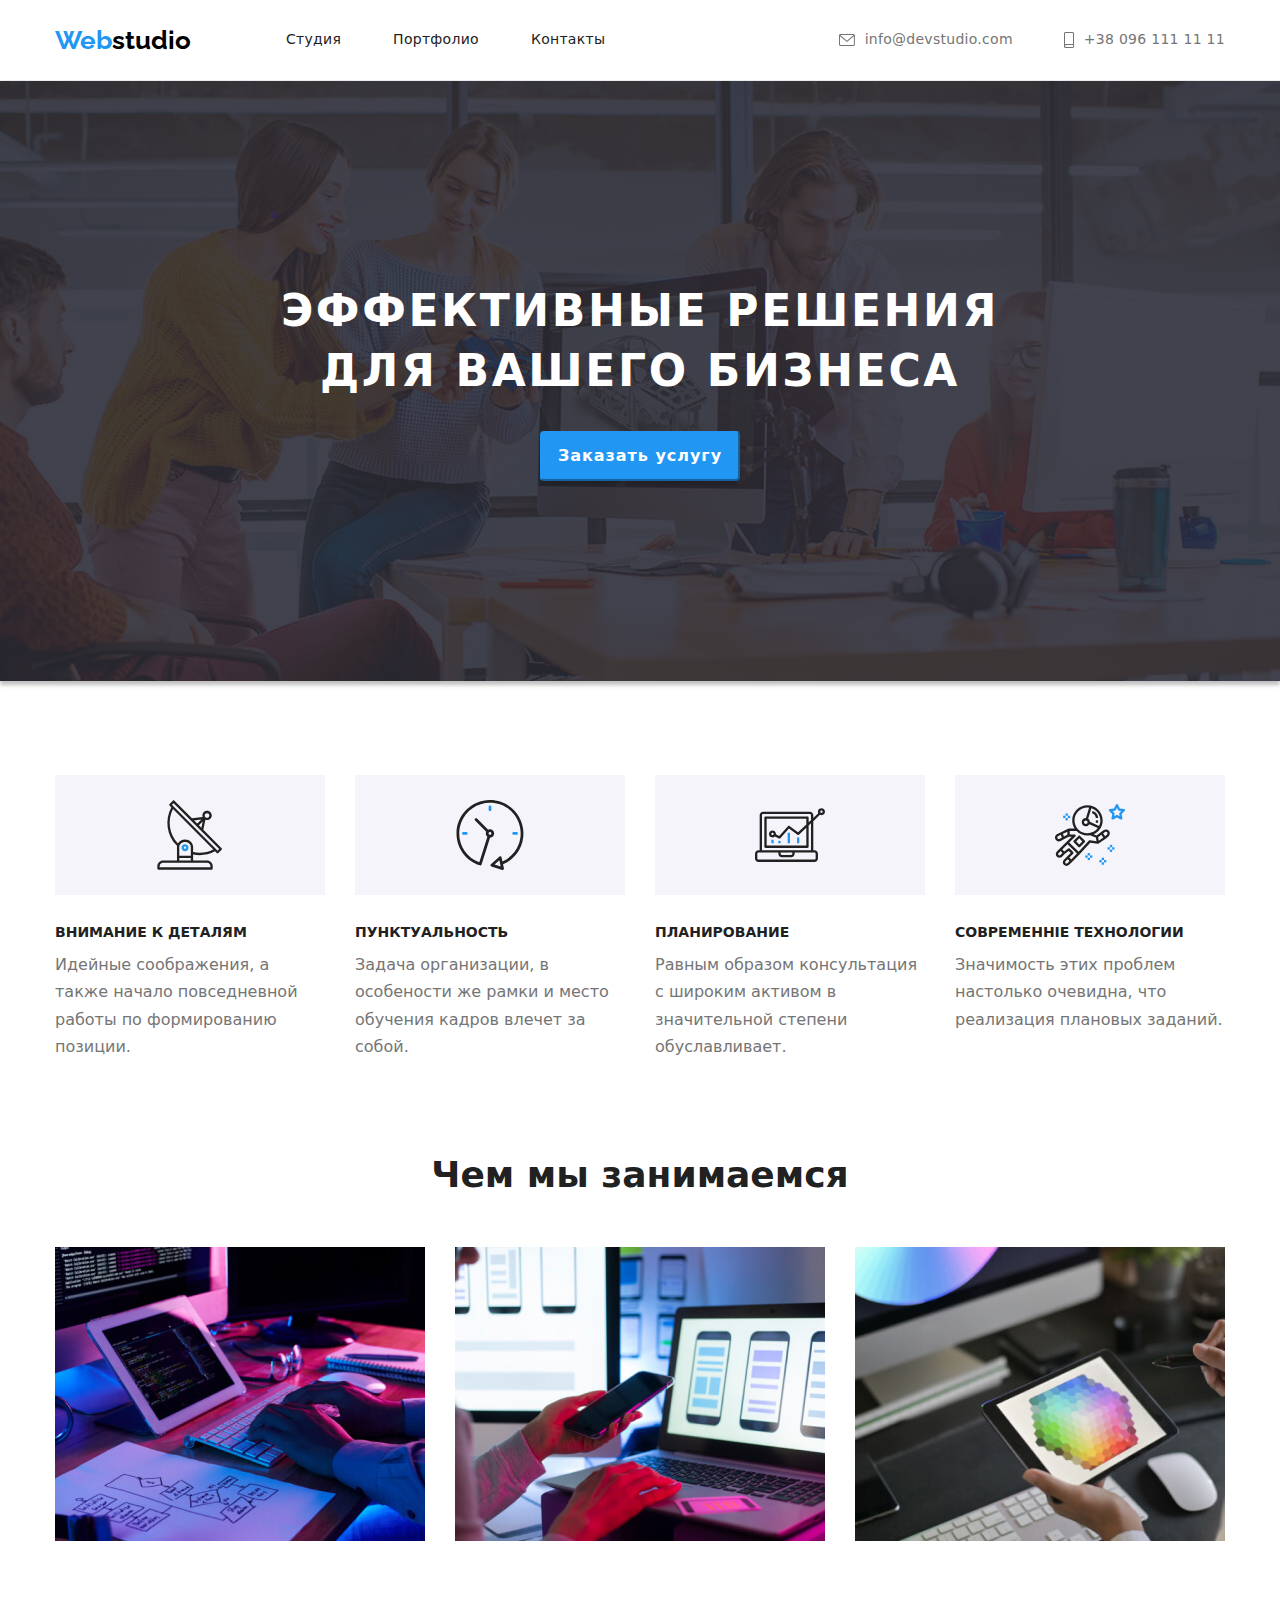
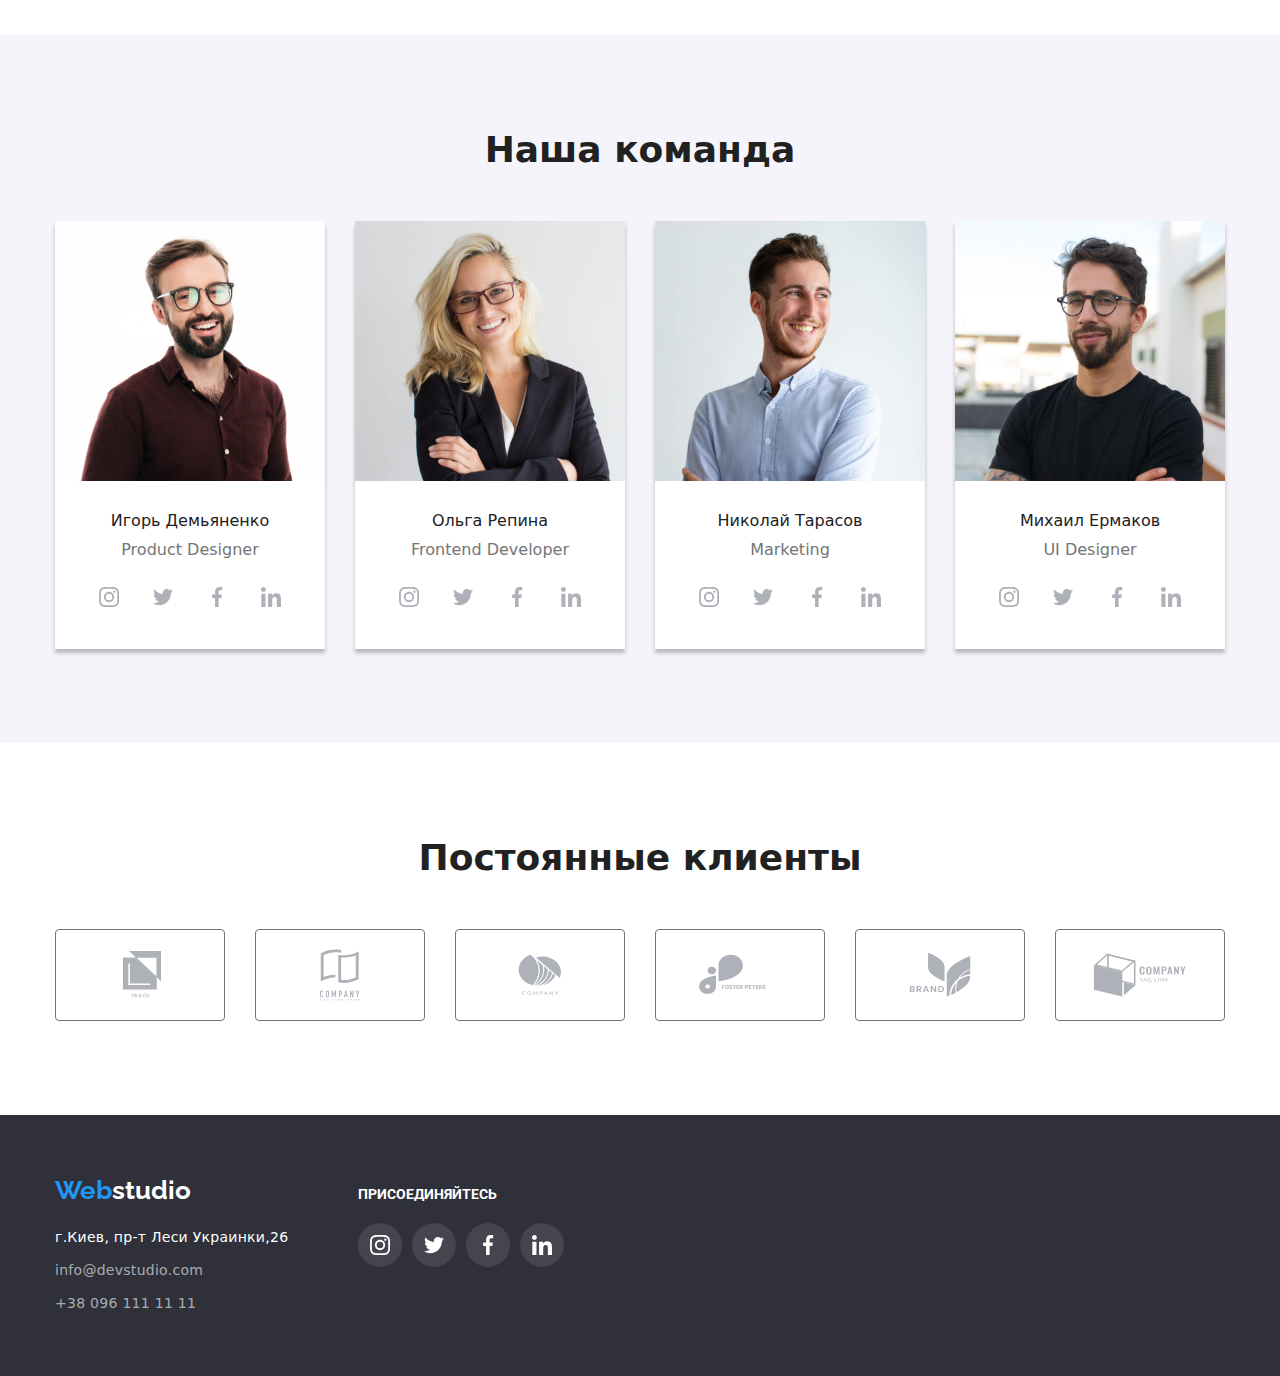
<file: index.html>
<!DOCTYPE html>
<html lang="ru">
<head>
    <meta charset="UTF-8">
    <meta http-equiv="X-UA-Compatible" content="IE=edge">
    <meta name="viewport" content="width=, initial-scale=1.0">
    <link href="https://fonts.googleapis.com/css2?family=Raleway:wght@700&family=Roboto:wght@400;500;700;900&display=swap"
    rel="stylesheet">
    <link rel="stylesheet" href="https://cdnjs.cloudflare.com/ajax/libs/modern-normalize/1.1.0/modern-normalize.min.css">
    <link rel="stylesheet" href="./css/styles.css">
    <title>ВебСтудия</title>
</head>
<body>
    <header class="header">
        <div class="container"> 
            <nav class="navigation">
                <a class="logo link" href="./index.html"><span class="logo-accent">Web</span>studio</a>
                <ul class="navigation-list list" >
                    <Li class="navigation-list-item">
                        <a class="navigation-list-link link" href="./index.html">Студия</a>
                    </Li>
                    <Li class="navigation-list-item">
                        <a class="navigation-list-link link" href="./portfolio.html">Портфолио</a>
                    </Li>
                    <Li class="navigation-list-item">
                        <a class="navigation-list-link link" href="">Контакты</a>
                    </Li>                 
                </ul>
            </nav>
            <ul class="header-adress-list list">
                <li class="header-adress-list-item">
                    <address class="header-adress">
                        <a class="header-adress-link link header-mail" href="mailto:info@devstudio.com">
                             <svg class="header-icon-mail"  width="16" height="12">
                                  <use href="./images/sprite.svg#envelope"></use>
                             </svg>info@devstudio.com</a>
                    </address>           
                </li>
                <li class="header-adress-list-item">
                    <address><a class="header-adress-link link header-tel" href="tel:+380961111111">
                        <svg class="header-icon-tel"  width="10" height="16">
                        <use href="./images/sprite.svg#smartphone"></use>
                   </svg>+38 096 111 11 11</a></address></li>
                    
            </ul>
        </div>
    </header>
    <main>
        <section class="hero">
            <div class="container"> 
                <h1 class="hero-title title">Эффективные решения<br>для вашего бизнеса</h1>
                <button class="hero-btn">Заказать услугу</button>
            </div>
        </section>
        <section class="properties">
            <div class="container">
                <h2 hidden class="properties-title">Наши достоинства</h2>
                <ul class="properties-list list">
                    <li class="properties-list-item attantion">
                        <div class="properties-icon">
                          <svg class="properties-icon-svg" width="65.32" height="70">
                            <use href="./images/sprite.svg#group"></use>
                          </svg>
                        </div>
                        <h3 class="properties-item-title title">ВНИМАНИЕ К ДЕТАЛЯМ</h3>
                        <p class="properties-item-text">Идейные соображения, а также начало повседневной работы по формированию позиции.</p>
                    </li>
                    <li class="properties-list-item punctuality">
                          <div class="properties-icon">
                            <svg class="properties-icon-svg" width="70" height="70">
                                <use href="./images/sprite.svg#clock"></use>
                            </svg>
                          </div>                      
                        <h3 class="properties-item-title title">ПУНКТУАЛЬНОСТЬ</h3>
                        <p class="properties-item-text">Задача организации, в особености же рамки и место обучения кадров влечет за собой.</p>
                    </li>
                    <li class="properties-list-item planning">
                        <div class="properties-icon">
                            <svg class="properties-icon-svg" width="70" height="70">
                                <use href="./images/sprite.svg#diagram"></use>
                            </svg>
                        </div>
                        <h3 class="properties-item-title title">ПЛАНИРОВАНИЕ</h3>
                        <p class="properties-item-text">Равным образом консультация с широким активом в значительной степени обуславливает.</p>
                    </li>
                    <li class="properties-list-item modernity">
                        <div class="properties-icon">
                            <svg class="properties-icon-svg" width="70" height="70">
                                <use href="./images/sprite.svg#astronaut"></use>
                            </svg>
                        </div>
                        <h3 class="properties-item-title title">СОВРЕМЕННІЕ ТЕХНОЛОГИИ</h3>
                        <p class="properties-item-text">Значимость этих проблем настолько очевидна, что реализация плановых заданий.</p>
                    </li>
                </ul>
            </div>
          
        </section>
        <section class="work">
            <div class="container">
               <h2 class="work-title title">Чем мы занимаемся</h2>
               <ul class="work-list list">
                 <li class="work-list-item"><img src="images/What-we-do1.jpg" alt="формируем код" width=370 height=294></li>
                 <li class="work-list-item"><img src="images/What-we-do2.jpg" alt="приложения для телефонов" width=370 height=294></li>
                 <li class="work-list-item"><img src="images/What-we-do3.jpg" alt="дизайн" width=370 height=294></li>
               </ul>  
            </div>
        </section>
        <section class="team">
            <div class="container">
               <h2 class="team-title title">Наша команда</h2>
                <ul class="team-list list">
                <li class="team-item">
                    <img class="team-foto" src="images/our-team1.jpg" alt="Фото сотрудника Игоря" width="270" height="260">
                    <h3 class="team-item-title title">Игорь Демьяненко</h3>
                    <p class="team-item-text" lang="en">Product Designer</p>
                    <div class="social">
                        <ul class="social-list list">
                            <li class="social-list-item">
                                <a class="social-link link" href="#" aria-label="instagram">
                                   <svg class="social-icon" width="20" height="20">
                                       <use href="./images/sprite.svg#instagram"></use>
                                   </svg>
                                </a>
                            </li>
                            <li class="social-list-item">
                                <a class="social-link link" href="#" aria-label="twitter">
                                     <svg class="social-icon" width="20" height="20">
                                         <use href="./images/sprite.svg#twitter"></use>
                                     </svg>
                                </a>
                            </li>
                            <li class="social-list-item">
                                <a class="social-link link" href="#" aria-label="facebook">
                                   <svg class="social-icon" width="20" height="20">
                                        <use href="./images/sprite.svg#facebook"></use>
                                   </svg>
                                </a>
                            </li>
                            <li class="social-list-item">
                                <a class="social-link link" href="#" aria-label="linkedin">
                                     <svg class="social-icon" width="20" height="20">
                                        <use href="./images/sprite.svg#linkedin"></use>
                                     </svg>
                                 </a>
                            </li>
                        </ul>                    
                                                                    
                    </div>
                </li>
                <li class="team-item">
                    <img class="team-foto" src="images/our-team2.jpg" alt="Фото сотрудници Ольги" width="270" height="260">
                    <h3 class="team-item-title title">Ольга Репина</h3>
                    <p class="team-item-text" lang="en">Frontend Developer</p>
                    <div class="social">
                        <ul class="social-list list">
                            <li class="social-list-item">
                                <a class="social-link link" href="#" aria-label="instagram">
                                   <svg class="social-icon" width="20" height="20">
                                       <use href="./images/sprite.svg#instagram"></use>
                                   </svg>
                                </a>
                            </li>
                            <li class="social-list-item">
                                <a class="social-link link" href="#" aria-label="twitter">
                                     <svg class="social-icon" width="20" height="20">
                                         <use href="./images/sprite.svg#twitter"></use>
                                     </svg>
                                </a>
                            </li>
                            <li class="social-list-item">
                                <a class="social-link link" href="#" aria-label="facebook">
                                   <svg class="social-icon" width="20" height="20">
                                        <use href="./images/sprite.svg#facebook"></use>
                                   </svg>
                                </a>
                            </li>
                            <li class="social-list-item">
                                <a class="social-link link" href="#" aria-label="linkedin">
                                     <svg class="social-icon" width="20" height="20">
                                        <use href="./images/sprite.svg#linkedin"></use>
                                     </svg>
                                 </a>
                            </li>
                        </ul>                    
                                                                    
                    </div>
                </li>
                <li class="team-item">
                    <img class="team-foto" src="images/our-team3.jpg" alt="Фото сотрудника Николая" width="270" height="260">
                    <h3 class="team-item-title title" >Николай Тарасов</h3>
                    <p class="team-item-text" lang="en">Marketing</p>
                    <div class="social">
                        <ul class="social-list list">
                            <li class="social-list-item">
                                <a class="social-link link" href="#" aria-label="instagram">
                                   <svg class="social-icon" width="20" height="20">
                                       <use href="./images/sprite.svg#instagram"></use>
                                   </svg>
                                </a>
                            </li>
                            <li class="social-list-item">
                                <a class="social-link link" href="#" aria-label="twitter">
                                     <svg class="social-icon" width="20" height="20">
                                         <use href="./images/sprite.svg#twitter"></use>
                                     </svg>
                                </a>
                            </li>
                            <li class="social-list-item">
                                <a class="social-link link" href="#" aria-label="facebook">
                                   <svg class="social-icon" width="20" height="20">
                                        <use href="./images/sprite.svg#facebook"></use>
                                   </svg>
                                </a>
                            </li>
                            <li class="social-list-item">
                                <a class="social-link link" href="#" aria-label="linkedin">
                                     <svg class="social-icon" width="20" height="20">
                                        <use href="./images/sprite.svg#linkedin"></use>
                                     </svg>
                                 </a>
                            </li>
                        </ul>                    
                                                                    
                    </div>
                </li>
                <li class="team-item">
                    <img class="team-foto" src="images/our-team4.jpg" alt="Фото сотрудника Михаила" width="270" height="260">
                    <h3 class="team-item-title" >Михаил Ермаков</h3>
                    <p class="team-item-text" lang="en">UI Designer</p>
                    <div class="social">
                        <ul class="social-list list">
                            <li class="social-list-item">
                                <a class="social-link link" href="#" aria-label="instagram">
                                   <svg class="social-icon" width="20" height="20">
                                       <use href="./images/sprite.svg#instagram"></use>
                                   </svg>
                                </a>
                            </li>
                            <li class="social-list-item">
                                <a class="social-link link" href="#" aria-label="twitter">
                                     <svg class="social-icon" width="20" height="20">
                                         <use href="./images/sprite.svg#twitter"></use>
                                     </svg>
                                </a>
                            </li>
                            <li class="social-list-item">
                                <a class="social-link link" href="#" aria-label="facebook">
                                   <svg class="social-icon" width="20" height="20">
                                        <use href="./images/sprite.svg#facebook"></use>
                                   </svg>
                                </a>
                            </li>
                            <li class="social-list-item">
                                <a class="social-link link" href="#" aria-label="linkedin">
                                     <svg class="social-icon" width="20" height="20">
                                        <use href="./images/sprite.svg#linkedin"></use>
                                     </svg>
                                 </a>
                            </li>
                        </ul>                    
                                                                    
                    </div>
                </li>
            </ul>  
            </div>
        </section>
        <section class="clients">
            <div class="container">
                 <h2 class="client-title title">Постоянные клиенты</h2>
                 <ul class="clients-list list">
                     <li class="clients-item">
                         <a class="link clients-link" href="">
                             <svg width="41" height="46.7" class="clients-icon">
                                 <use href="./images/sprite.svg#yaco"></use>
                            </svg>
                         </a>
                     </li>
                     <li class="clients-item">
                        <a class="link clients-link" href="">
                            <svg width="40" height="52" class="clients-icon">
                                <use href="./images/sprite.svg#tagline"></use>
                           </svg>
                        </a>
                     </li>
                     <li class="clients-item">
                        <a class="link clients-link" href="">
                            <svg width="43.46" height="41.18" class="clients-icon">
                                <use href="./images/sprite.svg#company"></use>
                           </svg>
                        </a>
                     </li>
                     <li class="clients-item">
                        <a class="link clients-link" href="">
                            <svg width="84.44" height="40.62" class="clients-icon">
                                <use href="./images/sprite.svg#foster"></use>
                           </svg>
                        </a>
                     </li>
                     <li class="clients-item">
                        <a class="link clients-link" href="">
                            <svg width="62.54" height="45.43" class="clients-icon">
                                <use href="./images/sprite.svg#brand"></use>
                           </svg>
                        </a>
                     </li>
                     <li class="clients-item">
                        <a class="link clients-link" href="">
                            <svg width="93.79" height="43.93" class="clients-icon">
                                <use href="./images/sprite.svg#companytag"></use>
                           </svg>
                        </a>
                     </li>
                 </ul>
            </div>
        </section>
        
    </main>
    <footer class="footer">
        <div class="container footer-container">
            <div class="footer-adress">
              <a class="footer-logo link" href=""><span class="logo-accent">Web</span>studio</a>
              <ul class="footer-list list">
                  <li class="footer-list-item"> 
                 <address><a class="footer-adress-map link" href="">г.Киев, пр-т Леси Украинки,26</a></address>
                  </li>
                  <li class="footer-list-item"><address><a class="footer-adress-link link" href="mailto:info@devstudio.com">info@devstudio.com</a></address></li>
                  <li class="footer-list-item"><address><a class="footer-adress-link link" href="tel:+380961111111">+38 096 111 11 11</a></address></li>
              </ul>  
            </div>
            <div class="invite">
                <p class="footer-invite">присоединяйтесь</p>
                <div class="footer-social">
                    <ul class="footer-social-list list">
                        <li class="footer-social-list-item">
                            <a class="footer-social-link link" href="#" aria-label="instagram">
                               <svg class="footer-social-icon" width="20" height="20">
                                   <use href="./images/sprite.svg#instagram"></use>
                               </svg>
                            </a>
                        </li>
                        <li class="footer-social-list-item">
                            <a class="footer-social-link link" href="#" aria-label="twitter">
                                 <svg class="footer-social-icon" width="20" height="20">
                                     <use href="./images/sprite.svg#twitter"></use>
                                 </svg>
                            </a>
                        </li>
                        <li class="footer-social-list-item">
                            <a class="footer-social-link link" href="#" aria-label="facebook">
                               <svg class="footer-social-icon" width="20" height="20">
                                    <use href="./images/sprite.svg#facebook"></use>
                               </svg>
                            </a>
                        </li>
                        <li class="footer-social-list-item">
                            <a class="footer-social-link link" href="#" aria-label="linkedin">
                                 <svg class="footer-social-icon" width="20" height="20">
                                    <use href="./images/sprite.svg#linkedin"></use>
                                 </svg>
                             </a>
                        </li>
                    </ul>                    
                                                                
                </div>
            </div>
        </div>
    </footer>
</body>
</html>
</file>
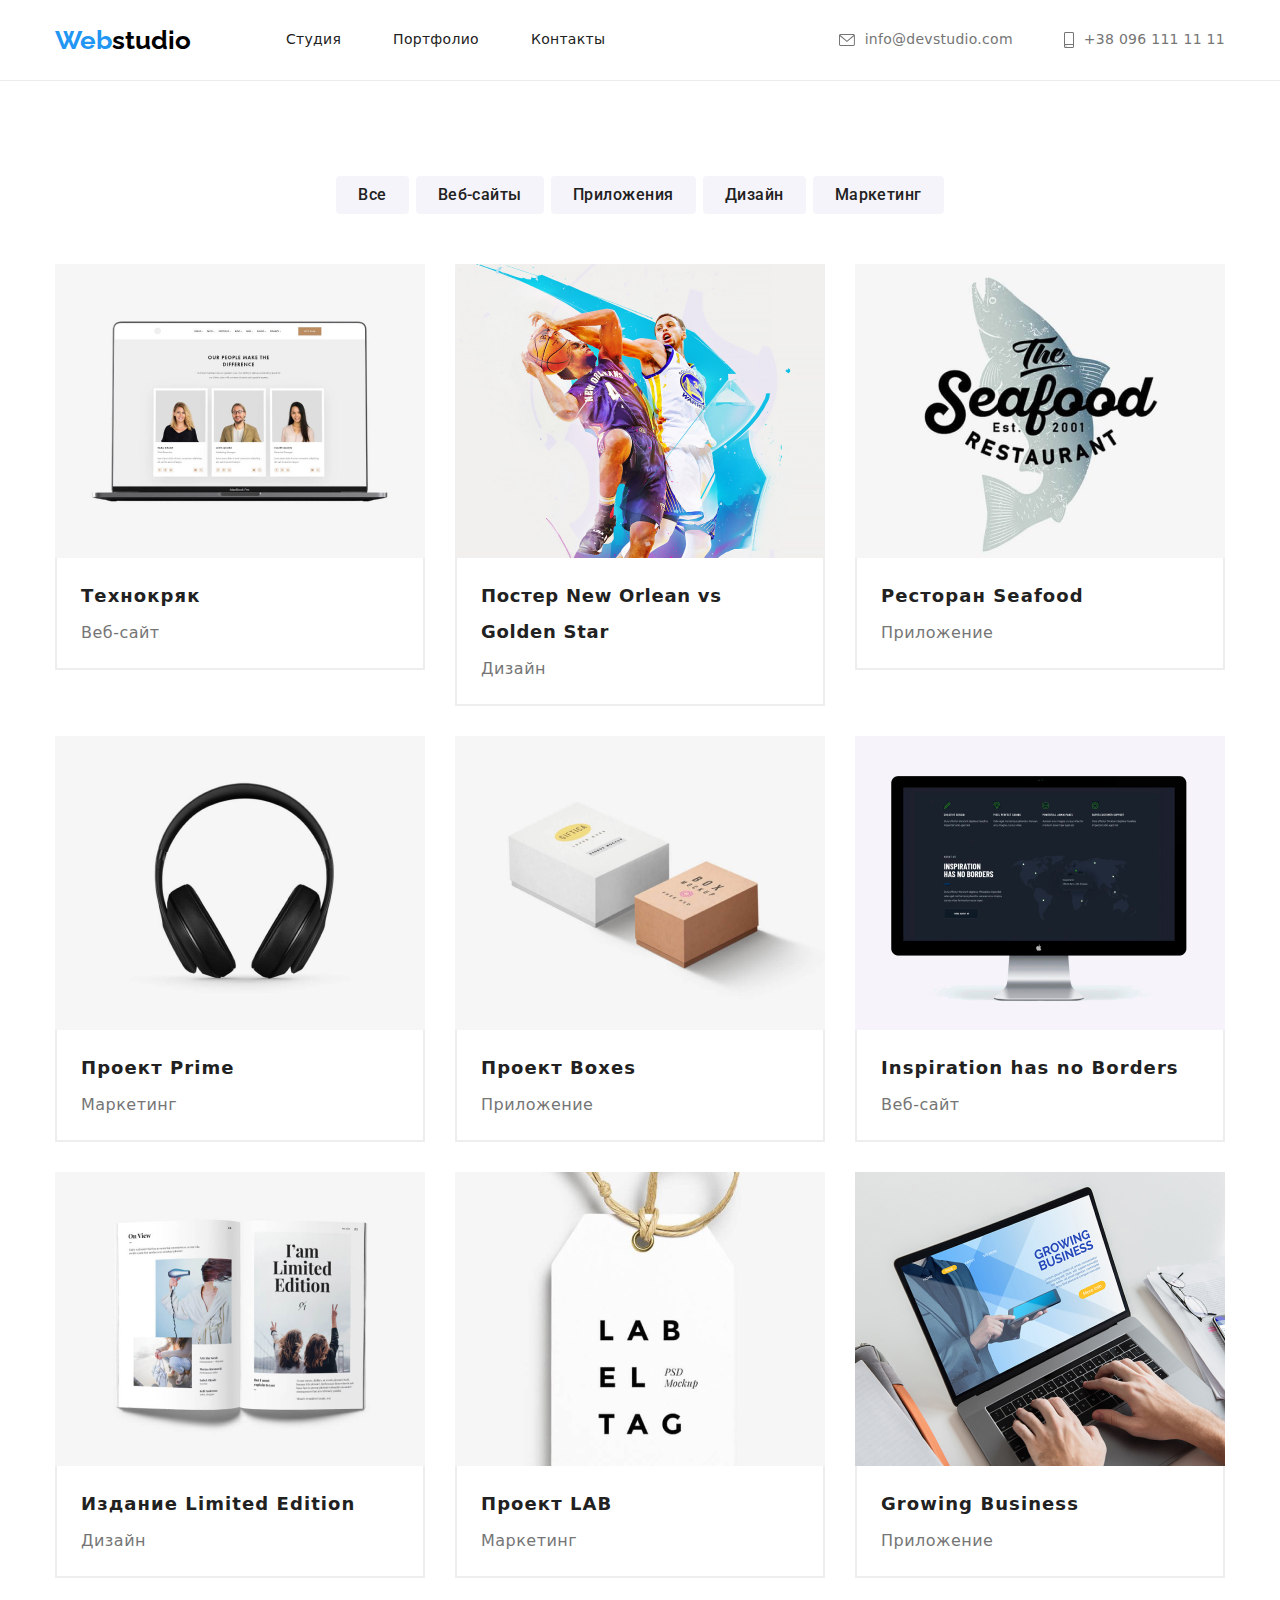
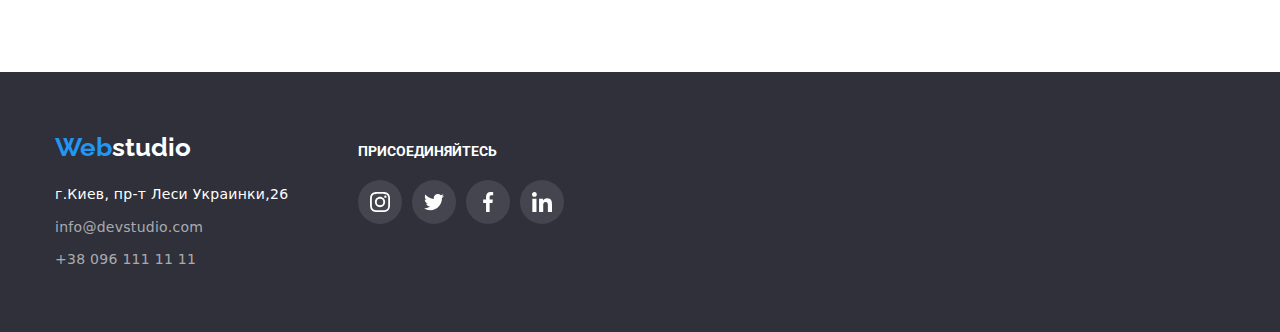
<file: portfolio.html>
<!DOCTYPE html>
<html lang="ru">

<head>
    <meta charset="UTF-8">
    <meta http-equiv="X-UA-Compatible" content="IE=edge">
    <meta name="viewport" content="width=, initial-scale=1.0">
    <link
        href="https://fonts.googleapis.com/css2?family=Raleway:wght@700&family=Roboto:wght@400;500;700;900&display=swap"
        rel="stylesheet">
    <link rel="stylesheet" href="https://cdnjs.cloudflare.com/ajax/libs/modern-normalize/1.1.0/modern-normalize.min.css">
    <link rel="stylesheet" href="./css/styles.css">
    <title>ВебСтудия</title>
</head>

<body>
    <header class="header">
        <div class="container"> 
            <nav class="navigation">
                <a class="logo link" href="./index.html"><span class="logo-accent">Web</span>studio</a>
                <ul class="navigation-list list" >
                    <Li class="navigation-list-item">
                        <a class="navigation-list-link link" href="./index.html">Студия</a>
                    </Li>
                    <Li class="navigation-list-item">
                        <a class="navigation-list-link link" href="./portfolio.html">Портфолио</a>
                    </Li>
                    <Li class="navigation-list-item">
                        <a class="navigation-list-link link" href="">Контакты</a>
                    </Li>                 
                </ul>
            </nav>
            <ul class="header-adress-list list">
                <li class="header-adress-list-item">
                    <address class="header-adress">
                        <a class="header-adress-link link header-mail" href="mailto:info@devstudio.com">
                             <svg class="header-icon-mail"  width="16" height="12">
                                  <use href="./images/sprite.svg#envelope"></use>
                             </svg>info@devstudio.com</a>
                    </address>           
                </li>
                <li class="header-adress-list-item">
                    <address><a class="header-adress-link link header-tel" href="tel:+380961111111">
                        <svg class="header-icon-tel"  width="10" height="16">
                        <use href="./images/sprite.svg#smartphone"></use>
                   </svg>+38 096 111 11 11</a></address></li>
                    
            </ul>
        </div>
    </header>
    <main>
        <h1 hidden>Примеры работ</h1>
        <ul class="btn-filter-list list">
           <li class="btn-filter-list-item"><button class="btn-filter" type="button">Все</button></li>
           <li class="btn-filter-list-item"><button class="btn-filter" type="button">Веб-сайты</button></li>
           <li class="btn-filter-list-item"><button class="btn-filter" type="button">Приложения</button></li>
           <li class="btn-filter-list-item"><button class="btn-filter" type="button">Дизайн</button></li>
           <li class="btn-filter-list-item"><button class="btn-filter" type="button">Маркетинг</button></li>
        </ul>
        <div class="container">
            <ul class="works-list list">
                <li class="works-list-item">
                    <img class="works-list-img" src="./images/portfolio/portfolio1.jpg" alt="Пример веб-сайта Технокряк" width="370" height="294">
                    <div class="works-text">
                     <h2 class="works-list-title title" >Технокряк</h2>
                     <p class="works-list-text" >Веб-сайт</p>   
                    </div>
                </li>
                <li class="works-list-item">
                    <img class="works-list-img" src="./images/portfolio/portfolio2.jpg" alt="Пример дизайна постера баскетбольной команды" width="370" height="294">
                    <div class="works-text">
                    <h2 class="works-list-title poster title" >Постер New Orlean vs Golden Star</h2>
                    <p class="works-list-text" >Дизайн</p>
                    </div>
                </li>
                <li class="works-list-item">
                    <img class="works-list-img" src="./images/portfolio/portfolio3.jpg" alt="Пример приложения для ресторана" width="370" height="294">
                    <div class="works-text">
                     <h2 class="works-list-title title" >Ресторан Seafood</h2>
                     <p class="works-list-text" >Приложение</p>
                    </div>
                </li>
                <li class="works-list-item">
                    <img class="works-list-img" src="./images/portfolio/portfolio4.jpg" alt="Пример маркетинга проекта" width="370" height="294">
                    <div class="works-text">
                     <h2 class="works-list-title title" >Проект Prime</h2>
                     <p class="works-list-text" >Маркетинг</p>
                    </div>
                </li>
                <li class="works-list-item">
                    <img class="works-list-img" src="./images/portfolio/portfolio5.jpg" alt="Пример приложения проекта" width="370" height="294">
                    <div class="works-text">
                     <h2 class="works-list-title title" >Проект Boxes</h2>
                     <p class="works-list-text" >Приложение</p>
                    </div>
                </li>
                <li class="works-list-item">
                    <img class="works-list-img" src="./images/portfolio/portfolio6.jpg" alt="Пример веб-сайта" width="370" height="294">
                    <div class="works-text">
                     <h2 class="works-list-title title" >Inspiration has no Borders</h2>
                     <p class="works-list-text" >Веб-сайт</p>
                    </div>
                </li>
                <li class="works-list-item">
                    <img class="works-list-img" src="./images/portfolio/portfolio7.jpg" alt="Пример дизайна издания" width="370" height="294">
                    <div class="works-text">
                      <h2 class="works-list-title title" >Издание Limited Edition</h2>
                      <p class="works-list-text" >Дизайн</p>
                    </div>
                </li>
                <li class="works-list-item">
                    <img class="works-list-img" src="./images/portfolio/portfolio8.jpg" alt="Пример маркетинга проекта" width="370" height="294">
                    <div class="works-text">
                     <h2 class="works-list-title title" >Проект LAB</h2>
                     <p class="works-list-text" >Маркетинг</p>
                    </div>
                </li>
                <li class="works-list-item">
                    <img class="works-list-img" src="./images/portfolio/portfolio9.jpg" alt="Пример приложения" width="370" height="294">
                    <div class="works-text">
                        <h2 class="works-list-title title" >Growing Business</h2>
                        <p class="works-list-text" >Приложение</p>
                    </div>
                </li>
            </ul>
        </div>
        
    </main>
        <footer class="footer">
            <div class="container footer-container">
                <div class="footer-adress">
                    <a class="footer-logo link" href="./index.html"><span class="logo-accent">Web</span>studio</a>
                    <ul class="footer-list list">
                        <li class="footer-list-item">
                          <address><a class="footer-adress-map link" href="">г.Киев, пр-т Леси Украинки,26</a></address>
                        </li>
                        <li class="footer-list-item">
                            <address><a class="footer-adress-link link" href="mailto:info@devstudio.com">info@devstudio.com</a>
                            </address>
                        </li>
                        <li class="footer-list-item">
                            <address><a class="footer-adress-link link" href="tel:+380961111111">+38 096 111 11 11</a></address>
                         </li>
                    </ul> 
                </div>
                             
            
            <div class="invite">
                <p class="footer-invite">присоединяйтесь</p>
                <div class="footer-social">
                    <ul class="footer-social-list list">
                        <li class="footer-social-list-item">
                            <a class="footer-social-link link" href="#" aria-label="instagram">
                               <svg class="footer-social-icon" width="20" height="20">
                                   <use href="./images/sprite.svg#instagram"></use>
                               </svg>
                            </a>
                        </li>
                        <li class="footer-social-list-item">
                            <a class="footer-social-link link" href="#" aria-label="twitter">
                                 <svg class="footer-social-icon" width="20" height="20">
                                     <use href="./images/sprite.svg#twitter"></use>
                                 </svg>
                            </a>
                        </li>
                        <li class="footer-social-list-item">
                            <a class="footer-social-link link" href="#" aria-label="facebook">
                               <svg class="footer-social-icon" width="20" height="20">
                                    <use href="./images/sprite.svg#facebook"></use>
                               </svg>
                            </a>
                        </li>
                        <li class="footer-social-list-item">
                            <a class="footer-social-link link" href="#" aria-label="linkedin">
                                 <svg class="footer-social-icon" width="20" height="20">
                                    <use href="./images/sprite.svg#linkedin"></use>
                                 </svg>
                             </a>
                        </li>
                    </ul>                    
                                                                
                </div>
            </div>
            </div>
        </footer>

</body>
</file>
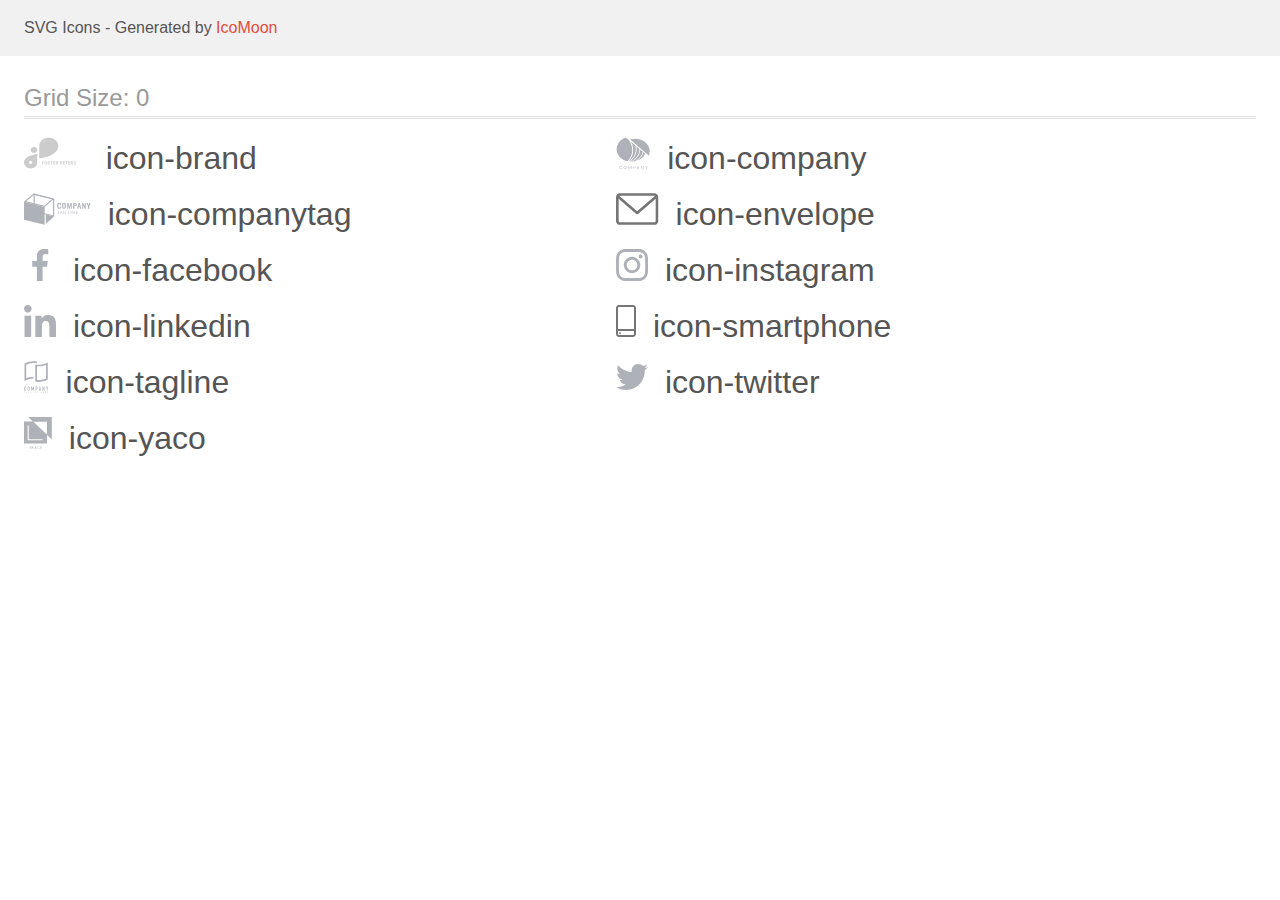
<file: images/icomoon/demo.html>
<!doctype html>
<html>
<head>
    <title>IcoMoon - SVG Icons</title>
    <meta charset="utf-8">
    <meta name="viewport" content="width=device-width, initial-scale=1">
    <link rel="stylesheet" href="demo-files/demo.css">
    <link rel="stylesheet" href="style.css">
</head>
<body>
<svg aria-hidden="true" style="position: absolute; width: 0; height: 0; overflow: hidden;" version="1.1" xmlns="http://www.w3.org/2000/svg" xmlns:xlink="http://www.w3.org/1999/xlink">
<defs>
<symbol id="icon-brand" viewBox="0 0 65 32">
<path fill="#fff" style="fill: var(--color1, #fff)" d="M10.016 9.983h-0.002c-1.827 0-3.308 1.316-3.308 2.94v0.002c0 1.624 1.481 2.94 3.308 2.94h0.002c1.827 0 3.308-1.316 3.308-2.94v-0.002c0-1.624-1.481-2.94-3.308-2.94z"></path>
<path fill="#000" style="fill: var(--color2, #000)" opacity="0.2" d="M10.016 9.983h-0.002c-1.827 0-3.308 1.316-3.308 2.94v0.002c0 1.624 1.481 2.94 3.308 2.94h0.002c1.827 0 3.308-1.316 3.308-2.94v-0.002c0-1.624-1.481-2.94-3.308-2.94z"></path>
<path fill="#fff" style="fill: var(--color1, #fff)" d="M34.434 9.043c-0.005-2.255-1.015-4.417-2.81-6.012s-4.226-2.493-6.764-2.498v0c-2.538 0.004-4.972 0.902-6.767 2.497s-2.806 3.757-2.811 6.013v0 12.436c0 0 19.149-1.895 19.151-12.434v-0.002z"></path>
<path fill="#000" style="fill: var(--color2, #000)" opacity="0.2" d="M34.434 9.043c-0.005-2.255-1.015-4.417-2.81-6.012s-4.226-2.493-6.764-2.498v0c-2.538 0.004-4.972 0.902-6.767 2.497s-2.806 3.757-2.811 6.013v0 12.436c0 0 19.149-1.895 19.151-12.434v-0.002z"></path>
<path fill="#fff" style="fill: var(--color1, #fff)" d="M0 25.562c0.005 1.569 0.708 3.073 1.956 4.183s2.94 1.735 4.706 1.74v0c1.765-0.005 3.457-0.63 4.705-1.739s1.952-2.613 1.957-4.182v0-8.654c0 0-13.325 1.32-13.325 8.652zM6.662 27.112c-0.345 0-0.682-0.091-0.969-0.261s-0.511-0.413-0.643-0.696c-0.132-0.283-0.167-0.595-0.099-0.896s0.233-0.577 0.477-0.794 0.555-0.364 0.893-0.424c0.338-0.060 0.689-0.029 1.008 0.088s0.591 0.316 0.783 0.571c0.192 0.255 0.294 0.555 0.294 0.861 0.001 0.204-0.044 0.406-0.131 0.595s-0.216 0.36-0.378 0.505c-0.162 0.145-0.355 0.259-0.567 0.338s-0.439 0.119-0.669 0.119v-0.006z"></path>
<path fill="#000" style="fill: var(--color2, #000)" opacity="0.2" d="M0 25.562c0.005 1.569 0.708 3.073 1.956 4.183s2.94 1.735 4.706 1.74v0c1.765-0.005 3.457-0.63 4.705-1.739s1.952-2.613 1.957-4.182v0-8.654c0 0-13.325 1.32-13.325 8.652zM6.662 27.112c-0.345 0-0.682-0.091-0.969-0.261s-0.511-0.413-0.643-0.696c-0.132-0.283-0.167-0.595-0.099-0.896s0.233-0.577 0.477-0.794 0.555-0.364 0.893-0.424c0.338-0.060 0.689-0.029 1.008 0.088s0.591 0.316 0.783 0.571c0.192 0.255 0.294 0.555 0.294 0.861 0.001 0.204-0.044 0.406-0.131 0.595s-0.216 0.36-0.378 0.505c-0.162 0.145-0.355 0.259-0.567 0.338s-0.439 0.119-0.669 0.119v-0.006z"></path>
<path fill="#fff" style="fill: var(--color1, #fff)" d="M20.128 26.258h-1.286v1.328h-0.67v-3.25h2.116v0.542h-1.446v0.839h1.286v0.54zM23.346 26.035c0 0.32-0.057 0.6-0.17 0.842s-0.275 0.427-0.487 0.558c-0.21 0.131-0.451 0.196-0.723 0.196-0.269 0-0.51-0.065-0.721-0.194s-0.375-0.314-0.491-0.554c-0.116-0.241-0.175-0.518-0.176-0.83v-0.161c0-0.32 0.057-0.601 0.172-0.844 0.116-0.244 0.279-0.431 0.489-0.56 0.211-0.131 0.452-0.196 0.723-0.196s0.511 0.065 0.721 0.196c0.211 0.129 0.374 0.316 0.489 0.56 0.116 0.242 0.174 0.523 0.174 0.841v0.145zM22.668 25.888c0-0.341-0.061-0.6-0.183-0.777s-0.296-0.266-0.522-0.266c-0.225 0-0.398 0.088-0.52 0.263-0.122 0.174-0.184 0.43-0.185 0.768v0.158c0 0.332 0.061 0.589 0.183 0.772s0.298 0.275 0.527 0.275c0.225 0 0.397-0.088 0.518-0.263 0.121-0.177 0.182-0.434 0.183-0.772v-0.158zM25.518 26.734c0-0.126-0.045-0.223-0.134-0.29-0.089-0.068-0.25-0.14-0.482-0.214-0.232-0.076-0.416-0.15-0.551-0.223-0.369-0.199-0.554-0.468-0.554-0.806 0-0.176 0.049-0.332 0.147-0.469 0.1-0.138 0.242-0.246 0.426-0.324 0.186-0.077 0.394-0.116 0.625-0.116 0.232 0 0.439 0.042 0.621 0.127 0.181 0.083 0.322 0.202 0.422 0.355 0.101 0.153 0.152 0.327 0.152 0.522h-0.67c0-0.149-0.047-0.264-0.141-0.346-0.094-0.083-0.225-0.125-0.395-0.125-0.164 0-0.291 0.035-0.382 0.105-0.091 0.068-0.136 0.159-0.136 0.272 0 0.106 0.053 0.194 0.158 0.266 0.107 0.071 0.264 0.138 0.471 0.201 0.381 0.115 0.659 0.257 0.833 0.426s0.261 0.381 0.261 0.634c0 0.281-0.106 0.502-0.319 0.663-0.213 0.159-0.499 0.239-0.859 0.239-0.25 0-0.478-0.045-0.683-0.136-0.205-0.092-0.362-0.218-0.471-0.377-0.107-0.159-0.161-0.344-0.161-0.554h0.672c0 0.359 0.214 0.538 0.643 0.538 0.159 0 0.284-0.032 0.373-0.096 0.089-0.065 0.134-0.156 0.134-0.272zM29.092 24.879h-0.996v2.708h-0.67v-2.708h-0.982v-0.542h2.647v0.542zM31.431 26.178h-1.286v0.871h1.509v0.538h-2.179v-3.25h2.174v0.542h-1.504v0.775h1.286v0.525zM33.251 26.396h-0.533v1.19h-0.67v-3.25h1.208c0.384 0 0.68 0.086 0.888 0.257s0.312 0.413 0.312 0.725c0 0.222-0.048 0.407-0.145 0.556-0.095 0.147-0.24 0.265-0.435 0.353l0.703 1.328v0.031h-0.719l-0.609-1.19zM32.717 25.854h0.54c0.168 0 0.298-0.042 0.391-0.127 0.092-0.086 0.138-0.205 0.138-0.355 0-0.153-0.044-0.274-0.132-0.362-0.086-0.088-0.219-0.132-0.4-0.132h-0.538v0.975zM36.775 26.441v1.145h-0.67v-3.25h1.268c0.244 0 0.458 0.045 0.643 0.134 0.186 0.089 0.329 0.216 0.429 0.382 0.1 0.164 0.15 0.35 0.15 0.56 0 0.318-0.109 0.57-0.328 0.754-0.217 0.183-0.519 0.275-0.904 0.275h-0.587zM36.775 25.899h0.598c0.177 0 0.312-0.042 0.404-0.125 0.094-0.083 0.141-0.202 0.141-0.357 0-0.159-0.047-0.288-0.141-0.386s-0.223-0.149-0.388-0.152h-0.614v1.020zM41.012 26.178h-1.286v0.871h1.509v0.538h-2.179v-3.25h2.174v0.542h-1.504v0.775h1.286v0.525zM44.119 24.879h-0.995v2.708h-0.67v-2.708h-0.982v-0.542h2.647v0.542zM46.458 26.178h-1.286v0.871h1.509v0.538h-2.178v-3.25h2.174v0.542h-1.504v0.775h1.286v0.525zM48.277 26.396h-0.533v1.19h-0.67v-3.25h1.208c0.384 0 0.68 0.086 0.888 0.257s0.313 0.413 0.313 0.725c0 0.222-0.048 0.407-0.145 0.556-0.095 0.147-0.24 0.265-0.435 0.353l0.703 1.328v0.031h-0.719l-0.609-1.19zM47.744 25.854h0.54c0.168 0 0.298-0.042 0.391-0.127 0.092-0.086 0.138-0.205 0.138-0.355 0-0.153-0.044-0.274-0.132-0.362-0.086-0.088-0.219-0.132-0.4-0.132h-0.538v0.975zM51.679 26.734c0-0.126-0.045-0.223-0.134-0.29-0.089-0.068-0.25-0.14-0.482-0.214-0.232-0.076-0.416-0.15-0.551-0.223-0.369-0.199-0.554-0.468-0.554-0.806 0-0.176 0.049-0.332 0.147-0.469 0.1-0.138 0.242-0.246 0.426-0.324 0.186-0.077 0.394-0.116 0.625-0.116 0.232 0 0.439 0.042 0.621 0.127 0.182 0.083 0.322 0.202 0.422 0.355 0.101 0.153 0.152 0.327 0.152 0.522h-0.67c0-0.149-0.047-0.264-0.141-0.346-0.094-0.083-0.225-0.125-0.395-0.125-0.164 0-0.291 0.035-0.382 0.105-0.091 0.068-0.136 0.159-0.136 0.272 0 0.106 0.053 0.194 0.158 0.266 0.107 0.071 0.264 0.138 0.471 0.201 0.381 0.115 0.658 0.257 0.833 0.426s0.261 0.381 0.261 0.634c0 0.281-0.106 0.502-0.319 0.663-0.213 0.159-0.499 0.239-0.859 0.239-0.25 0-0.478-0.045-0.683-0.136-0.205-0.092-0.362-0.218-0.471-0.377-0.107-0.159-0.161-0.344-0.161-0.554h0.672c0 0.359 0.214 0.538 0.643 0.538 0.159 0 0.283-0.032 0.373-0.096 0.089-0.065 0.134-0.156 0.134-0.272z"></path>
<path fill="#000" style="fill: var(--color2, #000)" opacity="0.2" d="M20.128 26.258h-1.286v1.328h-0.67v-3.25h2.116v0.542h-1.446v0.839h1.286v0.54zM23.346 26.035c0 0.32-0.057 0.6-0.17 0.842s-0.275 0.427-0.487 0.558c-0.21 0.131-0.451 0.196-0.723 0.196-0.269 0-0.51-0.065-0.721-0.194s-0.375-0.314-0.491-0.554c-0.116-0.241-0.175-0.518-0.176-0.83v-0.161c0-0.32 0.057-0.601 0.172-0.844 0.116-0.244 0.279-0.431 0.489-0.56 0.211-0.131 0.452-0.196 0.723-0.196s0.511 0.065 0.721 0.196c0.211 0.129 0.374 0.316 0.489 0.56 0.116 0.242 0.174 0.523 0.174 0.841v0.145zM22.668 25.888c0-0.341-0.061-0.6-0.183-0.777s-0.296-0.266-0.522-0.266c-0.225 0-0.398 0.088-0.52 0.263-0.122 0.174-0.184 0.43-0.185 0.768v0.158c0 0.332 0.061 0.589 0.183 0.772s0.298 0.275 0.527 0.275c0.225 0 0.397-0.088 0.518-0.263 0.121-0.177 0.182-0.434 0.183-0.772v-0.158zM25.518 26.734c0-0.126-0.045-0.223-0.134-0.29-0.089-0.068-0.25-0.14-0.482-0.214-0.232-0.076-0.416-0.15-0.551-0.223-0.369-0.199-0.554-0.468-0.554-0.806 0-0.176 0.049-0.332 0.147-0.469 0.1-0.138 0.242-0.246 0.426-0.324 0.186-0.077 0.394-0.116 0.625-0.116 0.232 0 0.439 0.042 0.621 0.127 0.181 0.083 0.322 0.202 0.422 0.355 0.101 0.153 0.152 0.327 0.152 0.522h-0.67c0-0.149-0.047-0.264-0.141-0.346-0.094-0.083-0.225-0.125-0.395-0.125-0.164 0-0.291 0.035-0.382 0.105-0.091 0.068-0.136 0.159-0.136 0.272 0 0.106 0.053 0.194 0.158 0.266 0.107 0.071 0.264 0.138 0.471 0.201 0.381 0.115 0.659 0.257 0.833 0.426s0.261 0.381 0.261 0.634c0 0.281-0.106 0.502-0.319 0.663-0.213 0.159-0.499 0.239-0.859 0.239-0.25 0-0.478-0.045-0.683-0.136-0.205-0.092-0.362-0.218-0.471-0.377-0.107-0.159-0.161-0.344-0.161-0.554h0.672c0 0.359 0.214 0.538 0.643 0.538 0.159 0 0.284-0.032 0.373-0.096 0.089-0.065 0.134-0.156 0.134-0.272zM29.092 24.879h-0.996v2.708h-0.67v-2.708h-0.982v-0.542h2.647v0.542zM31.431 26.178h-1.286v0.871h1.509v0.538h-2.179v-3.25h2.174v0.542h-1.504v0.775h1.286v0.525zM33.251 26.396h-0.533v1.19h-0.67v-3.25h1.208c0.384 0 0.68 0.086 0.888 0.257s0.312 0.413 0.312 0.725c0 0.222-0.048 0.407-0.145 0.556-0.095 0.147-0.24 0.265-0.435 0.353l0.703 1.328v0.031h-0.719l-0.609-1.19zM32.717 25.854h0.54c0.168 0 0.298-0.042 0.391-0.127 0.092-0.086 0.138-0.205 0.138-0.355 0-0.153-0.044-0.274-0.132-0.362-0.086-0.088-0.219-0.132-0.4-0.132h-0.538v0.975zM36.775 26.441v1.145h-0.67v-3.25h1.268c0.244 0 0.458 0.045 0.643 0.134 0.186 0.089 0.329 0.216 0.429 0.382 0.1 0.164 0.15 0.35 0.15 0.56 0 0.318-0.109 0.57-0.328 0.754-0.217 0.183-0.519 0.275-0.904 0.275h-0.587zM36.775 25.899h0.598c0.177 0 0.312-0.042 0.404-0.125 0.094-0.083 0.141-0.202 0.141-0.357 0-0.159-0.047-0.288-0.141-0.386s-0.223-0.149-0.388-0.152h-0.614v1.020zM41.012 26.178h-1.286v0.871h1.509v0.538h-2.179v-3.25h2.174v0.542h-1.504v0.775h1.286v0.525zM44.119 24.879h-0.995v2.708h-0.67v-2.708h-0.982v-0.542h2.647v0.542zM46.458 26.178h-1.286v0.871h1.509v0.538h-2.178v-3.25h2.174v0.542h-1.504v0.775h1.286v0.525zM48.277 26.396h-0.533v1.19h-0.67v-3.25h1.208c0.384 0 0.68 0.086 0.888 0.257s0.313 0.413 0.313 0.725c0 0.222-0.048 0.407-0.145 0.556-0.095 0.147-0.24 0.265-0.435 0.353l0.703 1.328v0.031h-0.719l-0.609-1.19zM47.744 25.854h0.54c0.168 0 0.298-0.042 0.391-0.127 0.092-0.086 0.138-0.205 0.138-0.355 0-0.153-0.044-0.274-0.132-0.362-0.086-0.088-0.219-0.132-0.4-0.132h-0.538v0.975zM51.679 26.734c0-0.126-0.045-0.223-0.134-0.29-0.089-0.068-0.25-0.14-0.482-0.214-0.232-0.076-0.416-0.15-0.551-0.223-0.369-0.199-0.554-0.468-0.554-0.806 0-0.176 0.049-0.332 0.147-0.469 0.1-0.138 0.242-0.246 0.426-0.324 0.186-0.077 0.394-0.116 0.625-0.116 0.232 0 0.439 0.042 0.621 0.127 0.182 0.083 0.322 0.202 0.422 0.355 0.101 0.153 0.152 0.327 0.152 0.522h-0.67c0-0.149-0.047-0.264-0.141-0.346-0.094-0.083-0.225-0.125-0.395-0.125-0.164 0-0.291 0.035-0.382 0.105-0.091 0.068-0.136 0.159-0.136 0.272 0 0.106 0.053 0.194 0.158 0.266 0.107 0.071 0.264 0.138 0.471 0.201 0.381 0.115 0.658 0.257 0.833 0.426s0.261 0.381 0.261 0.634c0 0.281-0.106 0.502-0.319 0.663-0.213 0.159-0.499 0.239-0.859 0.239-0.25 0-0.478-0.045-0.683-0.136-0.205-0.092-0.362-0.218-0.471-0.377-0.107-0.159-0.161-0.344-0.161-0.554h0.672c0 0.359 0.214 0.538 0.643 0.538 0.159 0 0.283-0.032 0.373-0.096 0.089-0.065 0.134-0.156 0.134-0.272z"></path>
</symbol>
<symbol id="icon-company" viewBox="0 0 34 32">
<path fill="#afb1b8" style="fill: var(--color3, #afb1b8)" d="M5.643 31.315c0.012 0 0.024 0.003 0.035 0.007s0.021 0.011 0.029 0.018l0.166 0.159c-0.129 0.129-0.288 0.231-0.467 0.302-0.21 0.076-0.435 0.113-0.663 0.108-0.213 0.004-0.426-0.031-0.623-0.101-0.178-0.065-0.338-0.162-0.469-0.285-0.134-0.128-0.237-0.278-0.303-0.44-0.073-0.182-0.108-0.373-0.106-0.565-0.003-0.193 0.036-0.386 0.114-0.567 0.073-0.164 0.182-0.314 0.322-0.44 0.142-0.124 0.312-0.222 0.499-0.287 0.205-0.069 0.422-0.103 0.642-0.101 0.204-0.004 0.407 0.027 0.596 0.092 0.165 0.062 0.316 0.148 0.447 0.255l-0.139 0.17c-0.010 0.012-0.022 0.022-0.035 0.031-0.016 0.010-0.036 0.014-0.056 0.013-0.022-0.001-0.042-0.008-0.060-0.018l-0.075-0.045-0.104-0.058c-0.045-0.021-0.091-0.040-0.139-0.056-0.062-0.019-0.125-0.034-0.189-0.045-0.082-0.013-0.164-0.019-0.247-0.018-0.158-0.002-0.315 0.024-0.461 0.076-0.136 0.048-0.26 0.121-0.361 0.213-0.104 0.098-0.183 0.214-0.235 0.339-0.058 0.144-0.087 0.295-0.085 0.448-0.002 0.155 0.026 0.309 0.085 0.455 0.051 0.125 0.129 0.239 0.231 0.338 0.095 0.092 0.213 0.163 0.345 0.209 0.136 0.049 0.281 0.073 0.428 0.072 0.085 0.001 0.17-0.004 0.253-0.014 0.137-0.015 0.268-0.056 0.384-0.121 0.058-0.033 0.113-0.071 0.164-0.112 0.021-0.018 0.049-0.028 0.079-0.029z"></path>
<path fill="#afb1b8" style="fill: var(--color3, #afb1b8)" d="M10.441 30.517c0.003 0.192-0.035 0.382-0.112 0.561-0.068 0.163-0.174 0.311-0.313 0.436s-0.306 0.222-0.491 0.286c-0.407 0.135-0.856 0.135-1.263 0-0.184-0.065-0.35-0.163-0.488-0.287-0.138-0.127-0.246-0.276-0.316-0.44-0.15-0.364-0.15-0.761 0-1.125 0.071-0.164 0.178-0.314 0.316-0.442 0.139-0.12 0.305-0.214 0.488-0.276 0.406-0.137 0.857-0.137 1.263 0 0.185 0.065 0.351 0.163 0.49 0.287 0.137 0.125 0.243 0.273 0.314 0.435 0.077 0.181 0.115 0.372 0.112 0.565zM10.005 30.517c0.003-0.153-0.023-0.306-0.079-0.451-0.047-0.125-0.122-0.239-0.222-0.338-0.097-0.093-0.217-0.166-0.351-0.213-0.296-0.099-0.623-0.099-0.918 0-0.134 0.047-0.254 0.12-0.351 0.213-0.101 0.097-0.178 0.212-0.224 0.338-0.106 0.294-0.106 0.609 0 0.903 0.047 0.125 0.123 0.24 0.224 0.338 0.098 0.092 0.217 0.164 0.351 0.211 0.296 0.096 0.622 0.096 0.918 0 0.134-0.047 0.254-0.119 0.351-0.211 0.1-0.098 0.175-0.213 0.222-0.338 0.056-0.145 0.082-0.298 0.079-0.451z"></path>
<path fill="#afb1b8" style="fill: var(--color3, #afb1b8)" d="M13.715 30.99l0.044 0.101c0.017-0.036 0.031-0.069 0.048-0.101 0.016-0.034 0.034-0.067 0.054-0.099l1.062-1.677c0.021-0.029 0.039-0.047 0.060-0.052 0.028-0.007 0.058-0.011 0.087-0.009h0.314v2.727h-0.372v-2.005c0-0.025 0-0.054 0-0.085-0.002-0.031-0.002-0.063 0-0.094l-1.068 1.7c-0.014 0.025-0.035 0.047-0.063 0.062s-0.059 0.023-0.091 0.023h-0.060c-0.032 0-0.064-0.007-0.091-0.022s-0.049-0.037-0.062-0.062l-1.099-1.711c0 0.032 0 0.065 0 0.097s0 0.061 0 0.087v2.005h-0.359v-2.722h0.314c0.030-0.002 0.059 0.002 0.087 0.009 0.026 0.011 0.046 0.030 0.058 0.052l1.084 1.678c0.021 0.031 0.039 0.064 0.054 0.097z"></path>
<path fill="#afb1b8" style="fill: var(--color3, #afb1b8)" d="M17.71 30.855v1.021h-0.415v-2.723h0.926c0.175-0.003 0.349 0.017 0.517 0.059 0.134 0.033 0.259 0.091 0.366 0.17 0.092 0.074 0.163 0.165 0.208 0.267 0.049 0.111 0.073 0.229 0.071 0.348 0.002 0.119-0.024 0.238-0.077 0.348-0.050 0.104-0.127 0.198-0.224 0.273-0.107 0.082-0.232 0.143-0.368 0.18-0.162 0.045-0.331 0.066-0.501 0.063l-0.503-0.007zM17.71 30.562h0.503c0.109 0.001 0.218-0.013 0.322-0.041 0.086-0.025 0.165-0.065 0.233-0.117 0.062-0.050 0.111-0.112 0.141-0.18 0.034-0.073 0.051-0.151 0.050-0.229 0.005-0.076-0.009-0.151-0.042-0.222s-0.082-0.134-0.145-0.186c-0.159-0.108-0.358-0.16-0.559-0.146h-0.503v1.122z"></path>
<path fill="#afb1b8" style="fill: var(--color3, #afb1b8)" d="M23.294 31.88h-0.328c-0.033 0.001-0.065-0.008-0.091-0.025-0.024-0.017-0.042-0.039-0.054-0.063l-0.282-0.659h-1.419l-0.293 0.659c-0.011 0.024-0.029 0.045-0.052 0.061-0.026 0.018-0.060 0.028-0.093 0.027h-0.328l1.246-2.727h0.432l1.263 2.727zM21.237 30.867h1.172l-0.494-1.11c-0.038-0.084-0.069-0.169-0.093-0.256l-0.048 0.143c-0.014 0.043-0.031 0.083-0.046 0.116l-0.49 1.108z"></path>
<path fill="#afb1b8" style="fill: var(--color3, #afb1b8)" d="M25.089 29.165c0.025 0.012 0.046 0.029 0.062 0.049l1.818 2.056c0-0.032 0-0.065 0-0.096s0-0.061 0-0.090v-1.931h0.372v2.727h-0.208c-0.030 0.001-0.059-0.005-0.085-0.016-0.026-0.013-0.048-0.030-0.067-0.050l-1.816-2.054c0.002 0.031 0.002 0.063 0 0.094 0 0.031 0 0.058 0 0.083v1.944h-0.372v-2.727h0.22c0.026-0.001 0.051 0.004 0.075 0.013z"></path>
<path fill="#afb1b8" style="fill: var(--color3, #afb1b8)" d="M30.402 30.795v1.083h-0.415v-1.083l-1.149-1.642h0.372c0.032-0.002 0.064 0.007 0.089 0.023 0.023 0.018 0.042 0.038 0.056 0.061l0.719 1.059c0.029 0.045 0.054 0.087 0.075 0.126s0.037 0.078 0.052 0.116l0.054-0.117c0.020-0.043 0.044-0.084 0.071-0.125l0.708-1.067c0.015-0.021 0.033-0.041 0.054-0.058 0.025-0.019 0.057-0.028 0.089-0.027h0.376l-1.151 1.65z"></path>
<path fill="#afb1b8" style="fill: var(--color3, #afb1b8)" d="M13.51 24.576c0.181 0.020 0.364 0.036 0.548 0.051 2.803-1.089 5.174-2.873 6.817-5.126s2.485-4.878 2.421-7.546l-3.089-2.684c0.628 2.84 0.334 5.776-0.849 8.479s-3.208 5.067-5.849 6.827z"></path>
<path fill="#afb1b8" style="fill: var(--color3, #afb1b8)" d="M12.407 24.451l0.083 0.014c2.822-1.754 4.974-4.203 6.176-7.030s1.402-5.904 0.571-8.83l-4.4-3.823c1.78 3.142 2.496 6.659 2.066 10.141s-1.989 6.786-4.496 9.528z"></path>
<path fill="#afb1b8" style="fill: var(--color3, #afb1b8)" d="M27.328 15.106c-0.747 2.931-2.563 5.574-5.177 7.537-0.763 0.576-1.587 1.090-2.46 1.534 2.128-0.544 4.085-1.504 5.718-2.809s2.9-2.917 3.703-4.714l-1.784-1.549z"></path>
<path fill="#afb1b8" style="fill: var(--color3, #afb1b8)" d="M26.628 14.674l-2.541-2.207c-0.049 2.517-0.872 4.976-2.385 7.123s-3.66 3.902-6.217 5.084h0.012c0.57-0 1.139-0.030 1.705-0.088 2.39-0.848 4.502-2.196 6.147-3.926s2.771-3.785 3.278-5.985z"></path>
<path fill="#afb1b8" style="fill: var(--color3, #afb1b8)" d="M12.774 3.17l-3.031-2.637c-2.709 0.91-5.040 2.509-6.686 4.588s-2.531 4.542-2.54 7.066v0c0.010 2.789 1.090 5.495 3.070 7.69s4.745 3.754 7.859 4.43c2.78-2.942 4.407-6.579 4.646-10.38s-0.924-7.569-3.319-10.757z"></path>
<path fill="#afb1b8" style="fill: var(--color3, #afb1b8)" d="M33.63 14.268c-0.011-3.309-1.529-6.479-4.221-8.818s-6.342-3.658-10.15-3.668c-1.76-0.002-3.504 0.281-5.146 0.832l18.557 16.123c0.635-1.425 0.961-2.94 0.96-4.469z"></path>
</symbol>
<symbol id="icon-companytag" viewBox="0 0 67 32">
<path fill="#afb1b8" style="fill: var(--color3, #afb1b8)" d="M33.724 15.224c-0.315-0.419-0.466-0.915-0.43-1.414v-2.050c0-0.628 0.142-1.106 0.428-1.433s0.775-0.489 1.469-0.488c0.652 0 1.115 0.139 1.389 0.417 0.299 0.355 0.444 0.789 0.411 1.226v0.482h-1.167v-0.488c0.004-0.16-0.007-0.319-0.034-0.478-0.017-0.108-0.076-0.208-0.167-0.284-0.12-0.081-0.271-0.121-0.423-0.111-0.16-0.010-0.318 0.031-0.444 0.117-0.102 0.084-0.169 0.193-0.193 0.313-0.033 0.167-0.049 0.337-0.046 0.507v2.488c-0.018 0.24 0.033 0.48 0.15 0.699 0.058 0.074 0.139 0.132 0.233 0.169s0.198 0.050 0.301 0.039c0.149 0.011 0.298-0.030 0.413-0.113 0.095-0.082 0.156-0.188 0.174-0.302 0.027-0.165 0.039-0.332 0.036-0.498v-0.505h1.167v0.461c0.033 0.456-0.109 0.909-0.403 1.289-0.268 0.305-0.725 0.457-1.396 0.457s-1.179-0.163-1.466-0.501z"></path>
<path fill="#afb1b8" style="fill: var(--color3, #afb1b8)" d="M38.583 15.245c-0.295-0.319-0.442-0.784-0.442-1.4v-2.157c0-0.609 0.147-1.070 0.442-1.383s0.788-0.469 1.478-0.467c0.686 0 1.177 0.156 1.471 0.467 0.295 0.313 0.444 0.774 0.444 1.383v2.157c0 0.609-0.15 1.076-0.449 1.397s-0.788 0.482-1.466 0.482c-0.679 0-1.181-0.163-1.478-0.48zM40.605 14.727c0.106-0.2 0.154-0.419 0.14-0.638v-2.641c0.014-0.215-0.034-0.43-0.138-0.626-0.059-0.075-0.142-0.135-0.238-0.172s-0.203-0.050-0.308-0.037c-0.105-0.013-0.212 0-0.308 0.037s-0.18 0.096-0.24 0.172c-0.106 0.195-0.154 0.41-0.14 0.626v2.653c-0.015 0.219 0.033 0.439 0.14 0.638 0.068 0.067 0.152 0.121 0.246 0.158s0.196 0.056 0.3 0.056c0.103 0 0.206-0.019 0.3-0.056s0.178-0.091 0.246-0.158v-0.012z"></path>
<path fill="#afb1b8" style="fill: var(--color3, #afb1b8)" d="M43.38 9.901h1.256l0.945 3.979 0.966-3.979h1.222l0.123 5.743h-0.904l-0.097-3.992-0.932 3.992h-0.725l-0.966-4.006-0.089 4.006h-0.913l0.114-5.743z"></path>
<path fill="#afb1b8" style="fill: var(--color3, #afb1b8)" d="M49.301 9.901h1.957c1.127 0 1.691 0.544 1.691 1.631 0 1.041-0.593 1.561-1.78 1.56h-0.667v2.553h-1.208l0.007-5.743zM50.973 12.356c0.119 0.013 0.24 0.004 0.355-0.028s0.22-0.084 0.309-0.154c0.139-0.194 0.2-0.422 0.174-0.649 0.006-0.175-0.013-0.35-0.058-0.521-0.017-0.057-0.047-0.111-0.089-0.158s-0.093-0.086-0.153-0.116c-0.168-0.069-0.353-0.101-0.539-0.092h-0.469v1.716h0.469z"></path>
<path fill="#afb1b8" style="fill: var(--color3, #afb1b8)" d="M54.691 9.901h1.297l1.331 5.743h-1.126l-0.263-1.324h-1.157l-0.271 1.324h-1.143l1.331-5.743zM55.8 13.655l-0.452-2.411-0.452 2.411h0.903z"></path>
<path fill="#afb1b8" style="fill: var(--color3, #afb1b8)" d="M58.395 9.901h0.846l1.619 3.276v-3.276h1.003v5.743h-0.804l-1.628-3.42v3.42h-1.036l0.002-5.743z"></path>
<path fill="#afb1b8" style="fill: var(--color3, #afb1b8)" d="M64.209 13.455l-1.346-3.546h1.133l0.821 2.277 0.771-2.277h1.109l-1.329 3.546v2.19h-1.16v-2.19z"></path>
<path fill="#afb1b8" style="fill: var(--color3, #afb1b8)" d="M35.589 18.156v0.3h-0.986v2.334h-0.413v-2.334h-0.99v-0.3h2.389z"></path>
<path fill="#afb1b8" style="fill: var(--color3, #afb1b8)" d="M38.679 20.79h-0.319c-0.032 0.002-0.064-0.007-0.089-0.025-0.024-0.015-0.043-0.036-0.053-0.060l-0.285-0.626h-1.367l-0.285 0.626c-0.008 0.026-0.023 0.050-0.044 0.071-0.025 0.017-0.057 0.026-0.089 0.025h-0.319l1.208-2.634h0.42l1.222 2.624zM36.679 19.812h1.14l-0.483-1.072c-0.036-0.081-0.066-0.164-0.089-0.248-0.017 0.050-0.031 0.098-0.046 0.14l-0.044 0.11-0.478 1.070z"></path>
<path fill="#afb1b8" style="fill: var(--color3, #afb1b8)" d="M40.762 20.532c0.076 0.003 0.151 0.003 0.227 0 0.065-0.006 0.13-0.016 0.193-0.031 0.059-0.013 0.117-0.029 0.174-0.048 0.053-0.019 0.106-0.042 0.162-0.065v-0.592h-0.483c-0.012 0.001-0.024-0.001-0.035-0.005s-0.021-0.009-0.030-0.016c-0.008-0.006-0.014-0.013-0.018-0.022s-0.006-0.017-0.006-0.026v-0.202h0.937v1.010c-0.077 0.047-0.157 0.089-0.242 0.125-0.086 0.037-0.176 0.067-0.268 0.090-0.099 0.025-0.2 0.043-0.302 0.054-0.117 0.011-0.235 0.017-0.353 0.017-0.208 0.002-0.415-0.032-0.609-0.098-0.181-0.063-0.345-0.156-0.483-0.275-0.134-0.12-0.24-0.262-0.312-0.417-0.076-0.175-0.114-0.36-0.111-0.547-0.003-0.188 0.034-0.374 0.109-0.551 0.069-0.156 0.176-0.298 0.312-0.417 0.138-0.119 0.302-0.212 0.483-0.273 0.207-0.067 0.426-0.1 0.647-0.098 0.112-0 0.225 0.008 0.336 0.023 0.098 0.014 0.195 0.036 0.288 0.067 0.084 0.027 0.165 0.062 0.242 0.104 0.074 0.041 0.144 0.087 0.21 0.138l-0.116 0.163c-0.009 0.015-0.023 0.027-0.039 0.036s-0.036 0.014-0.055 0.014c-0.027-0.001-0.053-0.008-0.075-0.021-0.036-0.017-0.075-0.038-0.118-0.063-0.051-0.028-0.106-0.052-0.162-0.071-0.072-0.025-0.146-0.044-0.222-0.058-0.101-0.016-0.204-0.024-0.307-0.023-0.159-0.002-0.318 0.023-0.466 0.073-0.134 0.047-0.256 0.118-0.355 0.209-0.1 0.095-0.177 0.206-0.225 0.328-0.108 0.285-0.108 0.593 0 0.878 0.053 0.124 0.135 0.237 0.242 0.332 0.099 0.090 0.219 0.162 0.353 0.209 0.154 0.046 0.316 0.063 0.478 0.052z"></path>
<path fill="#afb1b8" style="fill: var(--color3, #afb1b8)" d="M44.612 20.49h1.319v0.3h-1.722v-2.634h0.413l-0.010 2.334z"></path>
<path fill="#afb1b8" style="fill: var(--color3, #afb1b8)" d="M47.304 20.79h-0.413v-2.634h0.413v2.634z"></path>
<path fill="#afb1b8" style="fill: var(--color3, #afb1b8)" d="M48.84 18.168c0.025 0.012 0.046 0.028 0.063 0.048l1.766 1.986c-0.002-0.031-0.002-0.063 0-0.094 0-0.029 0-0.058 0-0.085v-1.877h0.36v2.645h-0.208c-0.031 0.002-0.062-0.003-0.089-0.015-0.025-0.013-0.047-0.030-0.065-0.050l-1.764-1.984c0 0.031 0 0.061 0 0.090s0 0.056 0 0.081v1.877h-0.345v-2.634h0.215c0.023 0 0.046 0.004 0.068 0.012z"></path>
<path fill="#afb1b8" style="fill: var(--color3, #afb1b8)" d="M54.070 18.156v0.29h-1.464v0.87h1.186v0.279h-1.186v0.899h1.464v0.29h-1.889v-2.628h1.889z"></path>
<path fill="#afb1b8" style="fill: var(--color3, #afb1b8)" d="M10.782 1.888l18.343 4.497v15.757l-18.343-4.494v-15.759zM9.605 0.545v17.867l20.694 5.074v-17.865l-20.694-5.076z"></path>
<path fill="#afb1b8" style="fill: var(--color3, #afb1b8)" d="M20.696 31.781l-20.696-5.079v-17.866l20.696 5.076v17.868z"></path>
<path fill="#afb1b8" style="fill: var(--color3, #afb1b8)" d="M9.948 1.686l18.104 4.44-7.699 6.649-18.106-4.442 7.702-6.647zM9.605 0.545l-9.605 8.292 20.696 5.076 9.603-8.292-20.694-5.076z"></path>
<path fill="#afb1b8" style="fill: var(--color3, #afb1b8)" d="M21.861 30.776l8.438-7.287-8.438-2.071v9.358z"></path>
</symbol>
<symbol id="icon-envelope" viewBox="0 0 43 32">
<path fill="#757575" style="fill: var(--color4, #757575)" d="M38.667 0h-34.667c-2.206 0-4 1.794-4 4v24c0 2.206 1.794 4 4 4h34.667c2.206 0 4-1.794 4-4v-24c0-2.206-1.794-4-4-4zM38.667 2.667c0.181 0 0.353 0.038 0.511 0.103l-17.844 15.466-17.844-15.466c0.158-0.066 0.33-0.103 0.511-0.103h34.667zM38.667 29.333h-34.667c-0.736 0-1.333-0.598-1.333-1.333v-22.413l17.793 15.421c0.251 0.217 0.563 0.326 0.874 0.326s0.622-0.108 0.874-0.326l17.793-15.421v22.413c0 0.736-0.598 1.333-1.333 1.333z"></path>
</symbol>
<symbol id="icon-facebook" viewBox="0 0 32 32">
<path fill="#afb1b8" style="fill: var(--color3, #afb1b8)" d="M21.329 5.313h2.921v-5.088c-0.504-0.069-2.237-0.225-4.256-0.225-4.212 0-7.097 2.649-7.097 7.519v4.481h-4.648v5.688h4.648v14.312h5.699v-14.311h4.46l0.708-5.688h-5.169v-3.919c0.001-1.644 0.444-2.769 2.735-2.769z"></path>
</symbol>
<symbol id="icon-instagram" viewBox="0 0 32 32">
<path fill="#afb1b8" style="fill: var(--color3, #afb1b8)" d="M31.969 9.408c-0.075-1.7-0.35-2.869-0.744-3.882-0.406-1.075-1.032-2.038-1.851-2.838-0.8-0.813-1.769-1.444-2.832-1.844-1.019-0.394-2.182-0.669-3.882-0.744-1.713-0.081-2.257-0.1-6.601-0.1s-4.888 0.019-6.595 0.094c-1.7 0.075-2.869 0.35-3.882 0.744-1.075 0.406-2.038 1.031-2.838 1.85-0.813 0.8-1.444 1.769-1.844 2.832-0.394 1.019-0.669 2.182-0.744 3.882-0.081 1.713-0.1 2.257-0.1 6.601s0.019 4.888 0.094 6.595c0.075 1.7 0.35 2.869 0.744 3.882 0.406 1.075 1.038 2.038 1.85 2.838 0.8 0.813 1.769 1.444 2.832 1.844 1.019 0.394 2.182 0.669 3.882 0.744 1.706 0.075 2.25 0.094 6.595 0.094s4.888-0.019 6.595-0.094c1.7-0.075 2.869-0.35 3.882-0.744 2.151-0.832 3.851-2.532 4.682-4.682 0.394-1.019 0.669-2.182 0.744-3.882 0.075-1.707 0.094-2.251 0.094-6.595s-0.006-4.888-0.081-6.595zM29.087 22.473c-0.069 1.563-0.331 2.407-0.55 2.969-0.538 1.394-1.644 2.5-3.038 3.038-0.563 0.219-1.413 0.481-2.969 0.55-1.688 0.075-2.194 0.094-6.464 0.094s-4.782-0.019-6.464-0.094c-1.563-0.069-2.407-0.331-2.969-0.55-0.694-0.256-1.325-0.663-1.838-1.194-0.531-0.519-0.938-1.144-1.194-1.838-0.219-0.563-0.481-1.413-0.55-2.969-0.075-1.688-0.094-2.194-0.094-6.464s0.019-4.782 0.094-6.464c0.069-1.563 0.331-2.407 0.55-2.969 0.256-0.694 0.663-1.325 1.2-1.838 0.519-0.531 1.144-0.938 1.838-1.194 0.563-0.219 1.413-0.481 2.969-0.55 1.688-0.075 2.194-0.094 6.464-0.094 4.276 0 4.782 0.019 6.464 0.094 1.563 0.069 2.407 0.331 2.969 0.55 0.694 0.256 1.325 0.662 1.838 1.194 0.531 0.519 0.938 1.144 1.194 1.838 0.219 0.563 0.481 1.413 0.55 2.969 0.075 1.688 0.094 2.194 0.094 6.464s-0.019 4.77-0.094 6.458z"></path>
<path fill="#afb1b8" style="fill: var(--color3, #afb1b8)" d="M16.059 7.783c-4.538 0-8.22 3.682-8.22 8.22s3.682 8.22 8.22 8.22c4.539 0 8.22-3.682 8.22-8.22s-3.682-8.22-8.22-8.22zM16.059 21.335c-2.944 0-5.332-2.388-5.332-5.332s2.388-5.332 5.332-5.332c2.944 0 5.332 2.388 5.332 5.332s-2.388 5.332-5.332 5.332z"></path>
<path fill="#afb1b8" style="fill: var(--color3, #afb1b8)" d="M26.524 7.458c0 1.060-0.859 1.919-1.919 1.919s-1.919-0.859-1.919-1.919c0-1.060 0.859-1.919 1.919-1.919s1.919 0.859 1.919 1.919z"></path>
</symbol>
<symbol id="icon-linkedin" viewBox="0 0 32 32">
<path fill="#afb1b8" style="fill: var(--color3, #afb1b8)" d="M31.992 32v-0.001h0.008v-11.736c0-5.741-1.236-10.164-7.948-10.164-3.227 0-5.392 1.771-6.276 3.449h-0.093v-2.913h-6.364v21.364h6.627v-10.579c0-2.785 0.528-5.479 3.977-5.479 3.399 0 3.449 3.179 3.449 5.657v10.401h6.62z"></path>
<path fill="#afb1b8" style="fill: var(--color3, #afb1b8)" d="M0.528 10.636h6.635v21.364h-6.635v-21.364z"></path>
<path fill="#afb1b8" style="fill: var(--color3, #afb1b8)" d="M3.843 0c-2.121 0-3.843 1.721-3.843 3.843s1.721 3.879 3.843 3.879c2.121 0 3.843-1.757 3.843-3.879-0.001-2.121-1.723-3.843-3.843-3.843v0z"></path>
</symbol>
<symbol id="icon-smartphone" viewBox="0 0 20 32">
<path fill="#757575" style="fill: var(--color4, #757575)" d="M17 0h-14c-1.654 0-3 1.346-3 3v26c0 1.654 1.346 3 3 3h14c1.654 0 3-1.346 3-3v-26c0-1.654-1.346-3-3-3zM3 2h14c0.552 0 1 0.448 1 1v21h-16v-21c0-0.552 0.448-1 1-1zM17 30h-14c-0.552 0-1-0.448-1-1v-3h16v3c0 0.552-0.448 1-1 1z"></path>
<path fill="#757575" style="fill: var(--color4, #757575)" d="M4.707 27.478c0.391 0.365 0.391 0.956 0 1.321s-1.024 0.365-1.414 0c-0.391-0.365-0.391-0.956 0-1.321s1.024-0.365 1.414 0z"></path>
</symbol>
<symbol id="icon-tagline" viewBox="0 0 25 32">
<path fill="#afb1b8" style="fill: var(--color3, #afb1b8)" d="M10.531 1.806h-0.084c-0.129-0.008-0.258-0.011-0.388-0.014v0h-0.28c-0.244 0-0.494 0.006-0.741 0.019-0.019-0.001-0.037-0.001-0.056 0-2.243 0.127-4.44 0.688-6.471 1.651l-0.266 0.128v13.625l0.623-0.211c0.546-0.188 1.129-0.357 1.731-0.513 1.629-0.418 3.301-0.64 4.982-0.662v1.79c-0.223 0.002-0.439 0.008-0.655 0.019h-0.051c-1.294 0.071-2.577 0.268-3.833 0.588-1.59 0.398-3.124 0.996-4.566 1.779v-17.475c1.497-0.873 3.11-1.529 4.79-1.948 1.475-0.381 2.992-0.576 4.515-0.582h0.263c0.314 0.008 0.621 0.022 0.909 0.044 0.759 0.053 1.511 0.173 2.249 0.358v1.762c-0.717-0.167-1.445-0.277-2.179-0.329-0.015-0.001-0.030-0.003-0.045-0.004-0.152-0.013-0.304-0.026-0.446-0.026zM13.633 3.607c0.391 0.030 0.796 0.044 1.205 0.044 1.601-0.006 3.195-0.21 4.747-0.609 1.589-0.4 3.123-0.998 4.564-1.781v17.163c-1.498 0.873-3.111 1.529-4.792 1.948-1.475 0.379-2.992 0.574-4.515 0.581-1.154 0.009-2.304-0.126-3.425-0.404v-17.275c0.265 0.061 0.537 0.117 0.814 0.164 0.455 0.077 0.934 0.133 1.401 0.167zM22.367 3.74l-0.623 0.21c-0.573 0.192-1.15 0.365-1.731 0.518-1.691 0.434-3.428 0.657-5.173 0.663-0.406 0-0.78-0.011-1.141-0.034l-0.497-0.033v14.017l0.427 0.038c0.395 0.034 0.803 0.052 1.214 0.052 1.374-0.006 2.743-0.183 4.074-0.527 1.096-0.275 2.162-0.658 3.184-1.144l0.266-0.128v-13.63z"></path>
<path fill="#afb1b8" style="fill: var(--color3, #afb1b8)" d="M1.684 25.977c-0.090-0.093-0.197-0.166-0.317-0.214s-0.247-0.071-0.376-0.066c-0.137-0.002-0.273 0.024-0.4 0.075-0.117 0.046-0.222 0.116-0.311 0.205s-0.156 0.196-0.201 0.313c-0.049 0.123-0.073 0.254-0.072 0.387v2.335c-0.006 0.165 0.026 0.328 0.092 0.479 0.055 0.12 0.135 0.226 0.233 0.313 0.093 0.079 0.203 0.135 0.321 0.166 0.114 0.032 0.231 0.048 0.349 0.049 0.13 0.001 0.259-0.027 0.377-0.081 0.117-0.051 0.222-0.124 0.311-0.216 0.087-0.091 0.156-0.197 0.204-0.313 0.050-0.118 0.075-0.244 0.075-0.372v-0.261h-0.61v0.208c0.002 0.071-0.010 0.142-0.036 0.208-0.020 0.050-0.050 0.095-0.089 0.131-0.038 0.031-0.081 0.053-0.128 0.067-0.041 0.014-0.084 0.021-0.128 0.022-0.054 0.006-0.11-0.002-0.16-0.024s-0.094-0.057-0.126-0.101c-0.058-0.094-0.086-0.203-0.081-0.313v-2.177c-0.004-0.121 0.022-0.241 0.075-0.349 0.032-0.049 0.077-0.089 0.129-0.114s0.112-0.034 0.17-0.027c0.053-0.002 0.105 0.009 0.152 0.032s0.089 0.057 0.12 0.099c0.068 0.090 0.104 0.2 0.101 0.313v0.202h0.604v-0.238c0.001-0.14-0.024-0.278-0.075-0.408-0.045-0.122-0.114-0.234-0.204-0.329z"></path>
<path fill="#afb1b8" style="fill: var(--color3, #afb1b8)" d="M5.31 25.95c-0.195-0.164-0.44-0.255-0.694-0.257-0.124 0-0.248 0.023-0.364 0.066-0.119 0.042-0.228 0.107-0.322 0.191-0.101 0.091-0.182 0.202-0.237 0.327-0.061 0.143-0.092 0.297-0.089 0.452v2.239c-0.004 0.158 0.026 0.314 0.089 0.459 0.055 0.12 0.136 0.227 0.237 0.313 0.093 0.087 0.203 0.154 0.322 0.197 0.117 0.043 0.24 0.065 0.364 0.066s0.248-0.023 0.364-0.066c0.121-0.044 0.233-0.111 0.33-0.197 0.097-0.087 0.176-0.194 0.23-0.313 0.063-0.145 0.093-0.301 0.089-0.459v-2.239c0.003-0.155-0.027-0.31-0.089-0.452-0.054-0.123-0.133-0.235-0.23-0.327zM5.025 28.969c0.005 0.060-0.003 0.12-0.024 0.176s-0.054 0.107-0.097 0.148c-0.081 0.068-0.182 0.105-0.287 0.105s-0.207-0.037-0.287-0.105c-0.043-0.041-0.076-0.092-0.097-0.148s-0.029-0.116-0.024-0.176v-2.239c-0.005-0.060 0.003-0.12 0.024-0.176s0.054-0.107 0.097-0.148c0.081-0.068 0.182-0.105 0.287-0.105s0.207 0.037 0.287 0.105c0.043 0.041 0.076 0.092 0.097 0.148s0.029 0.116 0.024 0.176v2.239z"></path>
<path fill="#afb1b8" style="fill: var(--color3, #afb1b8)" d="M10.072 29.969v-4.239h-0.587l-0.771 2.244h-0.011l-0.777-2.244h-0.581v4.239h0.606v-2.579h0.011l0.593 1.823h0.302l0.598-1.823h0.011v2.579h0.606z"></path>
<path fill="#afb1b8" style="fill: var(--color3, #afb1b8)" d="M13.513 26.027c-0.093-0.105-0.211-0.184-0.343-0.232-0.142-0.046-0.29-0.068-0.439-0.066h-0.9v4.239h0.604v-1.656h0.311c0.188 0.009 0.376-0.031 0.545-0.116 0.137-0.076 0.252-0.188 0.332-0.324 0.070-0.113 0.117-0.238 0.139-0.369 0.024-0.16 0.035-0.321 0.033-0.482 0.006-0.204-0.014-0.407-0.059-0.606-0.040-0.147-0.117-0.281-0.223-0.39zM13.201 27.319c-0.003 0.077-0.022 0.152-0.056 0.221-0.035 0.065-0.089 0.117-0.156 0.149-0.089 0.040-0.187 0.058-0.285 0.053h-0.275v-1.441h0.311c0.094-0.005 0.187 0.014 0.272 0.053 0.062 0.036 0.112 0.091 0.142 0.157 0.033 0.074 0.051 0.155 0.053 0.236 0 0.089 0 0.183 0 0.282s0.006 0.2 0 0.291h-0.006z"></path>
<path fill="#afb1b8" style="fill: var(--color3, #afb1b8)" d="M16.374 25.73h-0.495l-0.934 4.239h0.604l0.177-0.911h0.823l0.177 0.911h0.604l-0.957-4.239zM15.817 28.481l0.297-1.537h0.011l0.296 1.537h-0.604z"></path>
<path fill="#afb1b8" style="fill: var(--color3, #afb1b8)" d="M20.277 28.284h-0.011l-0.912-2.554h-0.581v4.239h0.604v-2.549h0.012l0.923 2.549h0.568v-4.239h-0.604v2.554z"></path>
<path fill="#afb1b8" style="fill: var(--color3, #afb1b8)" d="M23.968 25.73l-0.486 1.685h-0.012l-0.486-1.685h-0.64l0.83 2.447v1.792h0.604v-1.792l0.83-2.447h-0.64z"></path>
<path fill="#afb1b8" style="fill: var(--color3, #afb1b8)" d="M0 31.166h0.291v0.817h0.198v-0.817h0.29v-0.167h-0.778v0.167z"></path>
<path fill="#afb1b8" style="fill: var(--color3, #afb1b8)" d="M2.447 30.998l-0.381 0.984h0.21l0.081-0.224h0.392l0.084 0.224h0.215l-0.391-0.984h-0.21zM2.416 31.593l0.134-0.365 0.134 0.365h-0.268z"></path>
<path fill="#afb1b8" style="fill: var(--color3, #afb1b8)" d="M4.866 31.62h0.227v0.127c-0.066 0.053-0.149 0.082-0.234 0.083-0.040 0.002-0.079-0.005-0.116-0.021s-0.068-0.041-0.093-0.072c-0.052-0.075-0.078-0.165-0.073-0.257 0-0.219 0.095-0.329 0.283-0.329 0.050-0.005 0.099 0.008 0.14 0.037s0.070 0.071 0.082 0.12l0.195-0.038c-0.042-0.192-0.181-0.289-0.417-0.289-0.127-0.003-0.25 0.042-0.344 0.127-0.050 0.049-0.088 0.108-0.112 0.174s-0.034 0.135-0.029 0.205c-0.006 0.135 0.039 0.267 0.126 0.369 0.048 0.050 0.107 0.088 0.171 0.113s0.134 0.035 0.203 0.031c0.154 0.004 0.304-0.052 0.417-0.157v-0.388h-0.427v0.166z"></path>
<path fill="#afb1b8" style="fill: var(--color3, #afb1b8)" d="M7.337 30.998h-0.199v0.984h0.69v-0.167h-0.49v-0.817z"></path>
<path fill="#afb1b8" style="fill: var(--color3, #afb1b8)" d="M9.426 30.998h-0.199v0.984h0.199v-0.984z"></path>
<path fill="#afb1b8" style="fill: var(--color3, #afb1b8)" d="M11.469 31.656l-0.403-0.657h-0.193v0.984h0.185v-0.643l0.395 0.643h0.198v-0.984h-0.182v0.657z"></path>
<path fill="#afb1b8" style="fill: var(--color3, #afb1b8)" d="M13.315 31.549h0.49v-0.167h-0.49v-0.216h0.528v-0.167h-0.727v0.984h0.747v-0.167h-0.548v-0.266z"></path>
<path fill="#afb1b8" style="fill: var(--color3, #afb1b8)" d="M17.792 31.387h-0.388v-0.388h-0.198v0.984h0.198v-0.43h0.388v0.43h0.198v-0.984h-0.198v0.388z"></path>
<path fill="#afb1b8" style="fill: var(--color3, #afb1b8)" d="M19.649 31.549h0.492v-0.167h-0.492v-0.216h0.529v-0.167h-0.727v0.984h0.746v-0.167h-0.548v-0.266z"></path>
<path fill="#afb1b8" style="fill: var(--color3, #afb1b8)" d="M22.168 31.549c0.171-0.027 0.258-0.117 0.258-0.274 0.005-0.042-0.001-0.084-0.018-0.123s-0.044-0.072-0.078-0.096c-0.089-0.045-0.189-0.065-0.288-0.058h-0.417v0.984h0.198v-0.412h0.039c0.042-0.003 0.084 0.005 0.123 0.022 0.029 0.018 0.053 0.043 0.070 0.072l0.215 0.313h0.237l-0.12-0.192c-0.053-0.095-0.128-0.176-0.218-0.236zM21.969 31.413h-0.146v-0.247h0.156c0.068-0.005 0.136 0.002 0.201 0.023 0.014 0.013 0.026 0.029 0.033 0.046s0.011 0.037 0.010 0.056c-0.001 0.019-0.006 0.038-0.015 0.055s-0.022 0.032-0.037 0.043c-0.065 0.020-0.133 0.028-0.201 0.023z"></path>
<path fill="#afb1b8" style="fill: var(--color3, #afb1b8)" d="M24.067 31.549h0.49v-0.167h-0.49v-0.216h0.529v-0.167h-0.729v0.984h0.747v-0.167h-0.548v-0.266z"></path>
</symbol>
<symbol id="icon-twitter" viewBox="0 0 32 32">
<path fill="#afb1b8" style="fill: var(--color3, #afb1b8)" d="M32 6.078c-1.19 0.522-2.458 0.868-3.78 1.036 1.36-0.812 2.398-2.088 2.886-3.626-1.268 0.756-2.668 1.29-4.16 1.588-1.204-1.282-2.92-2.076-4.792-2.076-3.632 0-6.556 2.948-6.556 6.562 0 0.52 0.044 1.020 0.152 1.496-5.454-0.266-10.28-2.88-13.522-6.862-0.566 0.982-0.898 2.106-0.898 3.316 0 2.272 1.17 4.286 2.914 5.452-1.054-0.020-2.088-0.326-2.964-0.808 0 0.020 0 0.046 0 0.072 0 3.188 2.274 5.836 5.256 6.446-0.534 0.146-1.116 0.216-1.72 0.216-0.42 0-0.844-0.024-1.242-0.112 0.85 2.598 3.262 4.508 6.13 4.57-2.232 1.746-5.066 2.798-8.134 2.798-0.538 0-1.054-0.024-1.57-0.090 2.906 1.874 6.35 2.944 10.064 2.944 12.072 0 18.672-10 18.672-18.668 0-0.29-0.010-0.57-0.024-0.848 1.302-0.924 2.396-2.078 3.288-3.406z"></path>
</symbol>
<symbol id="icon-yaco" viewBox="0 0 28 32">
<path fill="#afb1b8" style="fill: var(--color3, #afb1b8)" d="M4.085 0l4.771 4.517-8.856-0.005v21.915h23.149v-8.379l4.766 4.512v-22.559h-23.83zM22.939 17.517l-13.528-12.807h13.528v12.807zM18.739 23.221h-15.076v-14.739h1.066v13.741h14.010v0.998zM7.223 29.344l-0.557 1.147-0.557-1.147h-0.467l0.813 1.529v0.891h0.422v-0.891l0.811-1.529h-0.465zM7.923 31.764l0.196-0.563h0.938l0.198 0.563h0.439l-0.916-2.42h-0.377l-0.914 2.42h0.437zM8.588 29.858l0.351 1.004h-0.701l0.351-1.004zM10.805 30.804c-0.061 0.093-0.091 0.196-0.091 0.307 0 0.204 0.072 0.37 0.214 0.497 0.144 0.126 0.336 0.189 0.575 0.189s0.445-0.065 0.618-0.194l0.136 0.161h0.469l-0.356-0.421c0.14-0.191 0.209-0.435 0.209-0.733h-0.351c0 0.163-0.034 0.311-0.101 0.444l-0.467-0.552 0.165-0.12c0.116-0.084 0.2-0.168 0.251-0.253 0.051-0.085 0.076-0.178 0.076-0.279 0-0.153-0.056-0.281-0.17-0.384-0.112-0.104-0.256-0.156-0.432-0.156-0.195 0-0.35 0.055-0.465 0.166-0.115 0.11-0.173 0.259-0.173 0.449 0 0.078 0.018 0.158 0.055 0.241 0.038 0.083 0.104 0.184 0.198 0.303-0.18 0.129-0.3 0.24-0.361 0.334zM11.897 31.339c-0.119 0.091-0.246 0.136-0.382 0.136-0.121 0-0.217-0.035-0.289-0.105s-0.108-0.161-0.108-0.273c0-0.13 0.067-0.245 0.2-0.346l0.052-0.037 0.529 0.623zM11.463 30.267c-0.114-0.141-0.171-0.258-0.171-0.351 0-0.081 0.023-0.148 0.070-0.201s0.109-0.080 0.188-0.080c0.073 0 0.133 0.023 0.181 0.068 0.048 0.044 0.072 0.098 0.072 0.161 0 0.095-0.034 0.173-0.103 0.234l-0.052 0.042-0.184 0.126zM15.403 31.581c0.166-0.145 0.262-0.347 0.286-0.605h-0.419c-0.022 0.173-0.075 0.296-0.158 0.371s-0.207 0.111-0.372 0.111c-0.181 0-0.318-0.069-0.412-0.206-0.093-0.137-0.14-0.337-0.14-0.598v-0.214c0.002-0.258 0.052-0.454 0.15-0.587 0.099-0.134 0.239-0.201 0.422-0.201 0.157 0 0.277 0.039 0.357 0.116 0.082 0.076 0.133 0.202 0.153 0.376h0.419c-0.027-0.265-0.121-0.47-0.284-0.615s-0.378-0.218-0.645-0.218c-0.198 0-0.373 0.047-0.525 0.141-0.151 0.094-0.267 0.228-0.347 0.402s-0.121 0.375-0.121 0.603v0.226c0.003 0.223 0.045 0.418 0.125 0.587s0.193 0.299 0.339 0.391c0.147 0.091 0.317 0.136 0.51 0.136 0.276 0 0.497-0.072 0.663-0.216zM17.875 31.242c0.082-0.18 0.123-0.388 0.123-0.625v-0.135c-0.001-0.236-0.043-0.443-0.126-0.62-0.083-0.178-0.201-0.315-0.354-0.409-0.152-0.095-0.326-0.143-0.524-0.143s-0.372 0.048-0.525 0.145c-0.152 0.095-0.27 0.233-0.354 0.414-0.083 0.181-0.125 0.389-0.125 0.625v0.136c0.001 0.232 0.043 0.436 0.126 0.613 0.084 0.177 0.203 0.314 0.356 0.411 0.154 0.095 0.329 0.143 0.525 0.143 0.198 0 0.373-0.048 0.525-0.143 0.153-0.096 0.27-0.234 0.352-0.412zM17.424 29.874c0.102 0.143 0.153 0.349 0.153 0.617v0.126c0 0.273-0.050 0.48-0.151 0.622-0.1 0.142-0.243 0.213-0.429 0.213-0.184 0-0.328-0.073-0.432-0.218-0.103-0.145-0.155-0.351-0.155-0.617v-0.14c0.002-0.26 0.054-0.462 0.156-0.603 0.103-0.143 0.245-0.214 0.427-0.214 0.186 0 0.33 0.072 0.43 0.214z"></path>
</symbol>
</defs>
</svg>

<header class="bgc1 clearfix">
<div class="mhl">
    <p>SVG Icons - Generated by <a href="https://icomoon.io/app">IcoMoon</a></p>
</div>
</header>
    <div class="clearfix mhl ptl">
        <h1 class="mvm mtn fgc1">Grid Size: 0</h1>
        <div class="glyph fs1">
            <div class="clearfix pbs">
                <svg class="icon icon-brand"><use xlink:href="#icon-brand"></use></svg><span class="name"> icon-brand</span>
            </div>
        </div>
        <div class="glyph fs1">
            <div class="clearfix pbs">
                <svg class="icon icon-company"><use xlink:href="#icon-company"></use></svg><span class="name"> icon-company</span>
            </div>
        </div>
        <div class="glyph fs1">
            <div class="clearfix pbs">
                <svg class="icon icon-companytag"><use xlink:href="#icon-companytag"></use></svg><span class="name"> icon-companytag</span>
            </div>
        </div>
        <div class="glyph fs1">
            <div class="clearfix pbs">
                <svg class="icon icon-envelope"><use xlink:href="#icon-envelope"></use></svg><span class="name"> icon-envelope</span>
            </div>
        </div>
        <div class="glyph fs1">
            <div class="clearfix pbs">
                <svg class="icon icon-facebook"><use xlink:href="#icon-facebook"></use></svg><span class="name"> icon-facebook</span>
            </div>
        </div>
        <div class="glyph fs1">
            <div class="clearfix pbs">
                <svg class="icon icon-instagram"><use xlink:href="#icon-instagram"></use></svg><span class="name"> icon-instagram</span>
            </div>
        </div>
        <div class="glyph fs1">
            <div class="clearfix pbs">
                <svg class="icon icon-linkedin"><use xlink:href="#icon-linkedin"></use></svg><span class="name"> icon-linkedin</span>
            </div>
        </div>
        <div class="glyph fs1">
            <div class="clearfix pbs">
                <svg class="icon icon-smartphone"><use xlink:href="#icon-smartphone"></use></svg><span class="name"> icon-smartphone</span>
            </div>
        </div>
        <div class="glyph fs1">
            <div class="clearfix pbs">
                <svg class="icon icon-tagline"><use xlink:href="#icon-tagline"></use></svg><span class="name"> icon-tagline</span>
            </div>
        </div>
        <div class="glyph fs1">
            <div class="clearfix pbs">
                <svg class="icon icon-twitter"><use xlink:href="#icon-twitter"></use></svg><span class="name"> icon-twitter</span>
            </div>
        </div>
        <div class="glyph fs1">
            <div class="clearfix pbs">
                <svg class="icon icon-yaco"><use xlink:href="#icon-yaco"></use></svg><span class="name"> icon-yaco</span>
            </div>
        </div>
  </div>
<script defer src="svgxuse.js"></script>
</body>
</html>
</file>
<file: css/styles.css>
:root {
  --main-font: "Roboto", sans-serif;
  --secondary-font: "Raleway", sans-serif;
  --title-white-color: #ffffff;
  --title-dark-color: #212121;
  --accent-color: #2196f3;
  --text-color: #757575;
  --text-color-dark-thema: rgba(255, 255, 255, 0.6);
  --background-dark-color: #2f303a;
  --logo-dark-color: #000000;
}

html {
  box-sizing: border-box;
}

*,
*::before,
*::after {
  box-sizing: inherit;
}

 .title, p{
   margin:0;
 }

 img{
   display: block;
 }

.body {
  background-color: #ffffff;
  font-family: var(--main-font);
  font-size: 14px;
  color: var(--text-color);
  letter-spacing: 0.03em;
}

.link{
  text-decoration: none;
  display: block;
}

.list{
  list-style: none;
  padding: 0;
  margin: 0;
}

.container{
width: 1200px;
padding-left: 15px;
padding-right: 15px;
margin-left: auto;
margin-right: auto;
}

.navigation-list{
 display: flex; 
}

.navigation-list-item:not(:last-child){
margin-right: 52px;
}

.navigation{
  display: flex;
  align-items: center;
}

.logo{
  margin-right: 95px;
}

.header-adress-list{
  display: flex;
 }

.header-adress-list-item:not(:last-child){
  margin-right: 51px;
}

.header .container{
  display: flex;
  align-items: center;
  justify-content: space-between;
 }

.logo,
.footer-logo {
  font-family: Raleway, sans-serif;
  font-style: normal;
  font-weight: 700;
  font-size: 26px;
  line-height: 1.19;
  color: var(--logo-dark-color);
}

.logo-accent {
  color: var(--accent-color);
}

.navigation-list-link {
  font-weight: 500;
  font-size: 14px;
  line-height: 1.14;
  letter-spacing: 0.02em;
  text-decoration: none;
  color: var(--title-dark-color);
  

  padding-top: 32px;
  padding-bottom: 32px;
}

 .navigation-list-link:hover,
.navigation-list-link:focus,
.header-adress-link:hover,
.header-adress-link:focus,
.navigation-list-link:active,
.footer-adress-link:hover,
.footer-adress-link:focus,
.footer-adress-map:hover,
.footer-adress-map:focus {
  color: var(--accent-color);
} 



.header-adress-link,
.footer-adress-map,
.footer-adress-link {
  font-style: normal;
  font-weight: 500;
  font-size: 14px;
  line-height: 1.14;
  letter-spacing: 0.02em;
  color: var(--text-color);

}

.header-adress-link{
  align-items: center;
  padding-top: 32px;
  padding-bottom: 32px;
}

.header-icon-mail, .header-icon-tel{
  fill: #757575;
  margin-right: 10px;
}

.header-adress-link:hover .header-icon-mail,
.header-adress-link:hover .header-icon-tel,
.header-adress-link:focus .header-icon-mail,
.header-adress-link:focus .header-icon-tel{
  fill: var(--accent-color); 
}

 /* .header-icon-mail:hover, 
.header-icon-tel:hover{
  fill:var(--accent-color);
}  */

.header-tel, .header-mail{
  display: flex;
}

.hero {
  max-width: 1600px;
  height: 600px;
  background-color: #C4C4C4;
  background-image: linear-gradient(to right, 
rgba(47, 48, 58, 0.8), rgba(47, 48, 58, 0.8)), url(../images/hero/Img.svg);
  background-position: center;
  background-size: cover;
  text-align: center;
  box-shadow: 0px 4px 4px rgba(0, 0, 0, 0.25)
}

.hero .container{
  padding-top: 200px;
  padding-bottom: 200px;
}

.hero-title {
  font-weight: 900;
  font-size: 44px;
  line-height: 1.36;
  letter-spacing: 0.06em;
  text-transform: uppercase;
  color: var(--title-white-color);

  margin-bottom: 30px;
}

.hero-btn {
  width: 200px;
  height: 50px;
  border-radius: 4px;
  border-color: var(--accent-color);
  font-weight: 700;
  font-size: 16px;
  line-height: 1.87;
  text-align: center;
  letter-spacing: 0.06em;
  cursor: pointer;
  color: var(--title-white-color);
  background-color: var(--accent-color);
  box-shadow: 0px 4px 4px rgba(0, 0, 0, 0.15);
}

.properties, .team, .clients{
  padding-top: 94px;
  padding-bottom: 94px;
}

.properties-icon{
 width: 270px;
 height: 120px;
 background-color: #F5F4FA;
 margin-bottom: 30px;
 text-align: center;
}

.properties-icon-svg{
  margin-top: 25px;
}

.properties-list{
  display: flex;
  justify-content: space-between;
  }

.properties-list-item:not(:last-child){
margin-right: 30px;
}

.properties-item-title {
  font-weight: 700;
  font-size: 14px;
  line-height: 1.14;
  text-transform: uppercase;
  color: var(--title-dark-color);
  margin-bottom: 10px;
}

.properties-item-text {
  color: var(--text-color);
  font-weight: 400;
  line-height: 1.71;
}

.work-title,
.team-title,
.client-title{
  font-weight: 700;
  font-size: 36px;
  line-height: 1.17;
  text-align: center;
  color: var(--title-dark-color);

  margin-bottom: 50px;
}

.work-list{
  display: flex;
  justify-content: space-between;
}

.work{
  padding-bottom: 94px;
}

.team{
  background-color: #F5F4FA;
}

.team-list{
display: flex;
justify-content: space-between;
}

.team-item{
  background-color: var(--title-white-color);
  box-shadow: 0px 4px 4px rgba(0, 0, 0, 0.25);
  padding-bottom: 30px;
}

.team-foto{
  margin-bottom: 30px;
}

.team-item-title {
  font-weight: 500;
  font-size: 16px;
  line-height: 1.19;
  text-align: center;
  color: var(--title-dark-color);

  margin-bottom: 10px;
  }

.team-item-text {
  font-size: 16px;
  line-height: 1.19;
  text-align: center;
  color: var(--text-color);
  margin-bottom: 16px;
 }

 .social-list{
   display: flex;
   flex-direction: row;
   justify-content: space-between;
   padding-left: 32px;
   padding-right: 32px;
 }

.social-link{
  display: flex;
  justify-content: center;
  align-items: center;
  width: 44px;
  height: 44px;
  border-radius: 50%;
  background-color: white;
  }

.social-icon{
    fill: #AFB1B8;
}

.social-link:hover,
.social-link:focus{
  background-color: var(--accent-color);
}

.social-link:hover .social-icon,
.social-link:focus .social-icon{
  fill: white;
}

.clients-list{
  display: flex;
  justify-content: space-between;
}

.clients-link{
  display: flex;
  justify-content: center;
  align-items: center;
  width: 170px;
  height: 92px;
  border: 1px solid #757575;
  border-radius: 4px;
}

.clients-icon{
  fill: #AFB1B8;
}

.clients-link:hover, .clients-link:focus{
  border: 1px solid var(--accent-color);
}

.clients-link:hover .clients-icon,
.clients-link:focus .clients-icon{
  fill: var(--accent-color);
}

.footer {
  background-color: var(--background-dark-color);
  padding-top: 60px;
  padding-bottom: 60px;
}

.footer-adress-map {
  color: var(--title-white-color);
}

.footer-adress-link {
  color: var(--text-color-dark-thema);
}

.footer-logo {
  color: var(--title-white-color);

  margin-bottom: 20px;
}

.footer-adress-map,
.footer-adress-link {
  line-height: 1.71;
}

.footer-list-item:not(:last-child){
  margin-bottom: 9px;
}

.footer-container{
  display: flex;
}

.footer-adress{
  margin-right: 70px;
}

.invite{
  margin-top: 12px;
}

.footer-invite{
font-family: Roboto;
font-weight: 700;
font-size: 14px;
line-height: 1.14;
text-transform: uppercase;

color: var(--title-white-color);

margin-bottom: 20px;
}

.footer-social-list{
display: flex;
}

.footer-social-link{
  display: flex;
  justify-content: center;
  align-items: center;
  width: 44px;
  height: 44px;
  border-radius: 50%;
  background-color: rgba(255, 255, 255, 0.1);
  margin-right: 10px;
  }

.footer-social-icon {
    fill: var(--title-white-color);
}

.footer-social-link:hover,
.footer-social-link:focus {
  background-color: var(--accent-color);
}

.footer-social-link:hover .footer-social-icon,
.footer-social-link:focus .footer-social-icon {
  fill: white;
}

.header {
  border-bottom: 1px solid rgba(236, 236, 236, 1);
}

.btn-filter-list {
  display: flex;
  justify-content: center;

  padding-top: 95px;
  padding-bottom: 50px;
}

.btn-filter{
  display: block;
  font-family: var(--main-font);
  font-weight: 500;
  font-size: 16px;
  line-height: 1.62;
  text-align: center;
  letter-spacing: 0.03em;
  background-color: #f5f4fa;
  color: var(--title-dark-color);
  cursor: pointer;
  border: 0px;
  border-radius: 4px;

  padding: 6px 22px;
}

.btn-filter-list-item:not(:last-child){
  margin-right: 7px;
}

.btn-filter:hover,
.btn-filter:focus {
  background-color: var(--accent-color);
  color: var(--title-white-color);
  box-shadow: 0px 4px 4px rgba(0, 0, 0, 0.25);
}

.works-list-title {
  width: 322px;
  font-weight: 700;
  font-size: 18px;
  line-height: 2;
  letter-spacing: 0.06em;
  color: var(--title-dark-color);

  margin-bottom: 4px;
}

.poster{
  letter-spacing: 0.04em;
}

.works-list-text {
  width: 322px;
  font-size: 16px;
  line-height: 1.87;
  color: var(--text-color);
  letter-spacing: 0.03em;
}

.works-text{
  padding: 20px 24px;
}

.works-list{
  display: flex;
  flex-wrap: wrap;
}

.works-list-item{
  width: 370px;
  }

.works-list-item:not(:nth-child(3n)){
  margin-right: 30px;
}

.works-list-img{
 margin-bottom: 0px;
}

.works-text{
border-right: 2px solid #EEE;
border-bottom: 2px solid #EEE;
border-left: 2px solid #EEE;
} 

.works-list-item:not(:nth-last-child(-n+3)){
 margin-bottom: 30px;
}

.works-list-text, .works-list-title{
  margin-left: auto;
  margin-right: auto;
}

.works-list{
  padding-bottom: 94px;
}
</file>
<file: images/icomoon/demo-files/demo.css>
body {
  padding: 0;
  margin: 0;
  font-family: sans-serif;
  font-size: 1em;
  line-height: 1.5;
  color: #555;
  background: #fff;
}
h1 {
  font-size: 1.5em;
  font-weight: normal;
  box-shadow: 0 1px #ddd, 0 2px #fff, 0 3px #ddd;
}
small {
  font-size: .66666667em;
}
a {
  color: #e74c3c;
  text-decoration: none;
}
a:hover, a:focus {
  box-shadow: 0 1px #e74c3c;
}
.bshadow0, input {
  box-shadow: inset 0 -2px #e7e7e7;
}
input:hover {
  box-shadow: inset 0 -2px #ccc;
}
input, fieldset {
  font-size: 1em;
  margin: 0;
  padding: 0;
  border: 0;
}
input {
  color: inherit;
  line-height: 1.5;
  height: 1.5em;
  padding: .25em 0;
}
input:focus {
  outline: none;
  box-shadow: inset 0 -2px #449fdb;
}
.glyph {
  font-size: 16px;
  margin-right: 1.5em;
  float: left;
  width: 17em;
}
svg {
  color: #000;
}
.liga {
  width: 80%;
  width: calc(100% - 2.5em);
}
.talign-right {
  text-align: right;
}
.talign-center {
  text-align: center;
}
.bgc1 {
  background: #f1f1f1;
}
.fgc0 {
  color: #000;
}
.fgc1 {
  color: #999;
}
p {
  margin-top: 1em;
  margin-bottom: 1em;
}
.mvm {
  margin-top: .75em;
  margin-bottom: .75em;
}
.mtn {
  margin-top: 0;
}
.mtl, .mal {
  margin-top: 1.5em;
}
.mbl, .mal {
  margin-bottom: 1.5em;
}
.mal, .mhl {
  margin-left: 1.5em;
  margin-right: 1.5em;
}
.mhmm {
  margin-left: 1em;
  margin-right: 1em;
}
.ptl {
  padding-top: 1.5em;
}
.pbs, .pvs {
  padding-bottom: .25em;
}
.pvs, .pts {
  padding-top: .25em;
}
.unit {
  float: left;
}
.unitRight {
  float: right;
}
.size1of2 {
  width: 50%;
}
.size1of1 {
  width: 100%;
}
.clearfix:before, .clearfix:after {
  content: " ";
  display: table;
}
.clearfix:after {
  clear: both;
}
.hidden-true {
  display: none;
}
.textbox0 {
  width: 3em;
  background: #f1f1f1;
  padding: .25em .5em;
  line-height: 1.5;
  height: 1.5em;
}
.fs0 {
  font-size: 16px;
}
.fs1 {
  font-size: 32px;
}
.name {
  margin-left: .25em;
}
</file>
<file: images/icomoon/style.css>
.icon {
  display: inline-block;
  width: 1em;
  height: 1em;
  stroke-width: 0;
  stroke: currentColor;
  fill: currentColor;
}

/* ==========================================
Single-colored icons can be modified like so:
.icon-name {
  font-size: 32px;
  color: red;
}
========================================== */

.icon-brand {
  width: 2.0234375em;
}

.icon-company {
  width: 1.0712890625em;
}

.icon-companytag {
  width: 2.0888671875em;
}

.icon-envelope {
  width: 1.3330078125em;
}

.icon-smartphone {
  width: 0.625em;
}

.icon-tagline {
  width: 0.76953125em;
}

.icon-yaco {
  width: 0.8720703125em;
}
</file>
